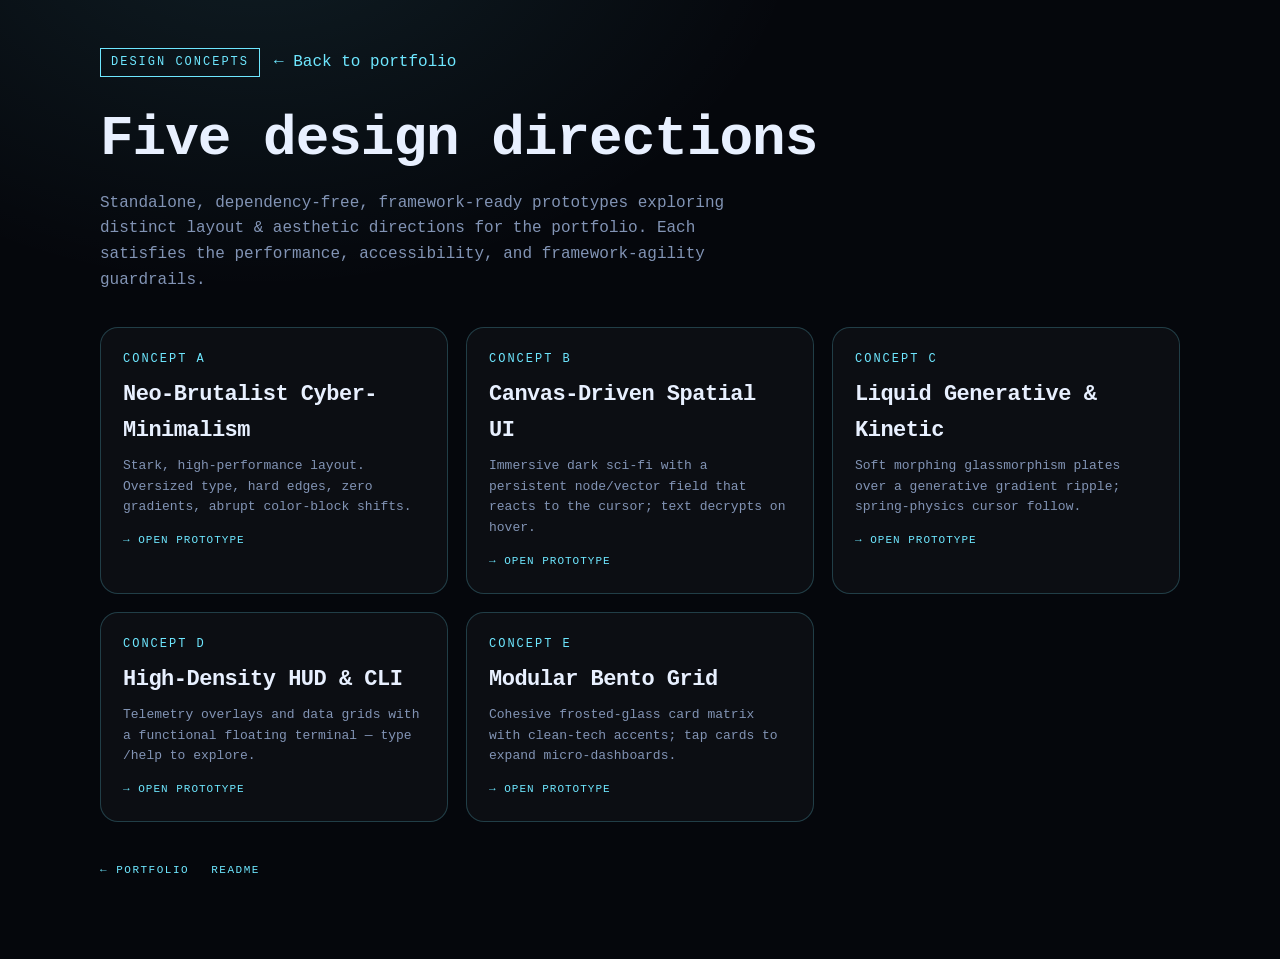
<file: concepts/index.html>
<!DOCTYPE html>
<html lang="en">
<head>
<meta charset="UTF-8">
<meta name="viewport" content="width=device-width, initial-scale=1.0">
<meta name="description" content="Launch pad for five portfolio design-concept prototypes: Brutalist, Spatial UI, Liquid Kinetic, HUD/CLI, and Bento Grid.">
<title>Design Concepts — Shubham Sharma Portfolio</title>
<style>
  :root{
    --bg:#05070c; --fg:#e8f0ff; --muted:#8294b5; --accent:#6ee7ff; --mono:"JetBrains Mono",ui-monospace,"Courier New",monospace;
  }
  *{box-sizing:border-box;margin:0;padding:0}
  body{background:radial-gradient(1000px 700px at 20% -10%,rgba(110,231,255,.10),transparent 55%),var(--bg);
    color:var(--fg);font-family:var(--mono);line-height:1.6;min-height:100vh;padding:48px 22px 80px}
  a{color:var(--accent);text-decoration:none}
  .wrap{max-width:1080px;margin:0 auto}
  .top{display:flex;align-items:center;gap:14px;flex-wrap:wrap;margin-bottom:8px}
  .tag{border:1px solid var(--accent);color:var(--accent);padding:4px 10px;font-size:12px;letter-spacing:2px}
  h1{font-size:clamp(30px,6vw,56px);letter-spacing:-1px;margin:18px 0 6px}
  .lede{color:var(--muted);max-width:680px;margin-bottom:34px}
  .grid{display:grid;grid-template-columns:repeat(auto-fit,minmax(300px,1fr));gap:18px}
  .card{border:1px solid rgba(110,231,255,.22);border-radius:18px;padding:22px;background:rgba(255,255,255,.03);
    transition:transform .25s ease,box-shadow .25s ease,border-color .25s ease;display:block;color:var(--fg)}
  .card:hover{transform:translateY(-5px);border-color:var(--accent);box-shadow:0 20px 50px rgba(110,231,255,.14)}
  .card .id{font-size:12px;letter-spacing:2px;color:var(--accent)}
  .card h2{font-size:22px;margin:8px 0;letter-spacing:-.5px}
  .card p{color:var(--muted);font-size:13px}
  .card .meta{margin-top:14px;font-size:11px;letter-spacing:1px;color:var(--accent);text-transform:uppercase}
  .foot{margin-top:40px;font-size:11px;letter-spacing:1.5px;color:var(--muted);text-transform:uppercase}
  .foot a{margin-right:14px}
  @media (prefers-reduced-motion: reduce){*{transition:none!important}}
</style>
</head>
<body>
  <main class="wrap">
    <div class="top">
      <span class="tag">DESIGN CONCEPTS</span>
      <a href="../Portfolio/index.html">← Back to portfolio</a>
    </div>
    <h1>Five design directions</h1>
    <p class="lede">Standalone, dependency-free, framework-ready prototypes exploring distinct layout &amp; aesthetic directions for the portfolio. Each satisfies the performance, accessibility, and framework-agility guardrails.</p>

    <section class="grid">
      <a class="card" href="concept-a-brutalist.html">
        <div class="id">CONCEPT A</div><h2>Neo-Brutalist Cyber-Minimalism</h2>
        <p>Stark, high-performance layout. Oversized type, hard edges, zero gradients, abrupt color-block shifts.</p>
        <div class="meta">→ Open prototype</div>
      </a>
      <a class="card" href="concept-b-spatial.html">
        <div class="id">CONCEPT B</div><h2>Canvas-Driven Spatial UI</h2>
        <p>Immersive dark sci-fi with a persistent node/vector field that reacts to the cursor; text decrypts on hover.</p>
        <div class="meta">→ Open prototype</div>
      </a>
      <a class="card" href="concept-c-liquid.html">
        <div class="id">CONCEPT C</div><h2>Liquid Generative &amp; Kinetic</h2>
        <p>Soft morphing glassmorphism plates over a generative gradient ripple; spring-physics cursor follow.</p>
        <div class="meta">→ Open prototype</div>
      </a>
      <a class="card" href="concept-d-hud.html">
        <div class="id">CONCEPT D</div><h2>High-Density HUD &amp; CLI</h2>
        <p>Telemetry overlays and data grids with a functional floating terminal — type /help to explore.</p>
        <div class="meta">→ Open prototype</div>
      </a>
      <a class="card" href="concept-e-bento.html">
        <div class="id">CONCEPT E</div><h2>Modular Bento Grid</h2>
        <p>Cohesive frosted-glass card matrix with clean-tech accents; tap cards to expand micro-dashboards.</p>
        <div class="meta">→ Open prototype</div>
      </a>
    </section>

    <p class="foot">
      <a href="../Portfolio/index.html">← Portfolio</a>
      <a href="README.md">README</a>
    </p>
  </main>
</body>
</html>
</file>
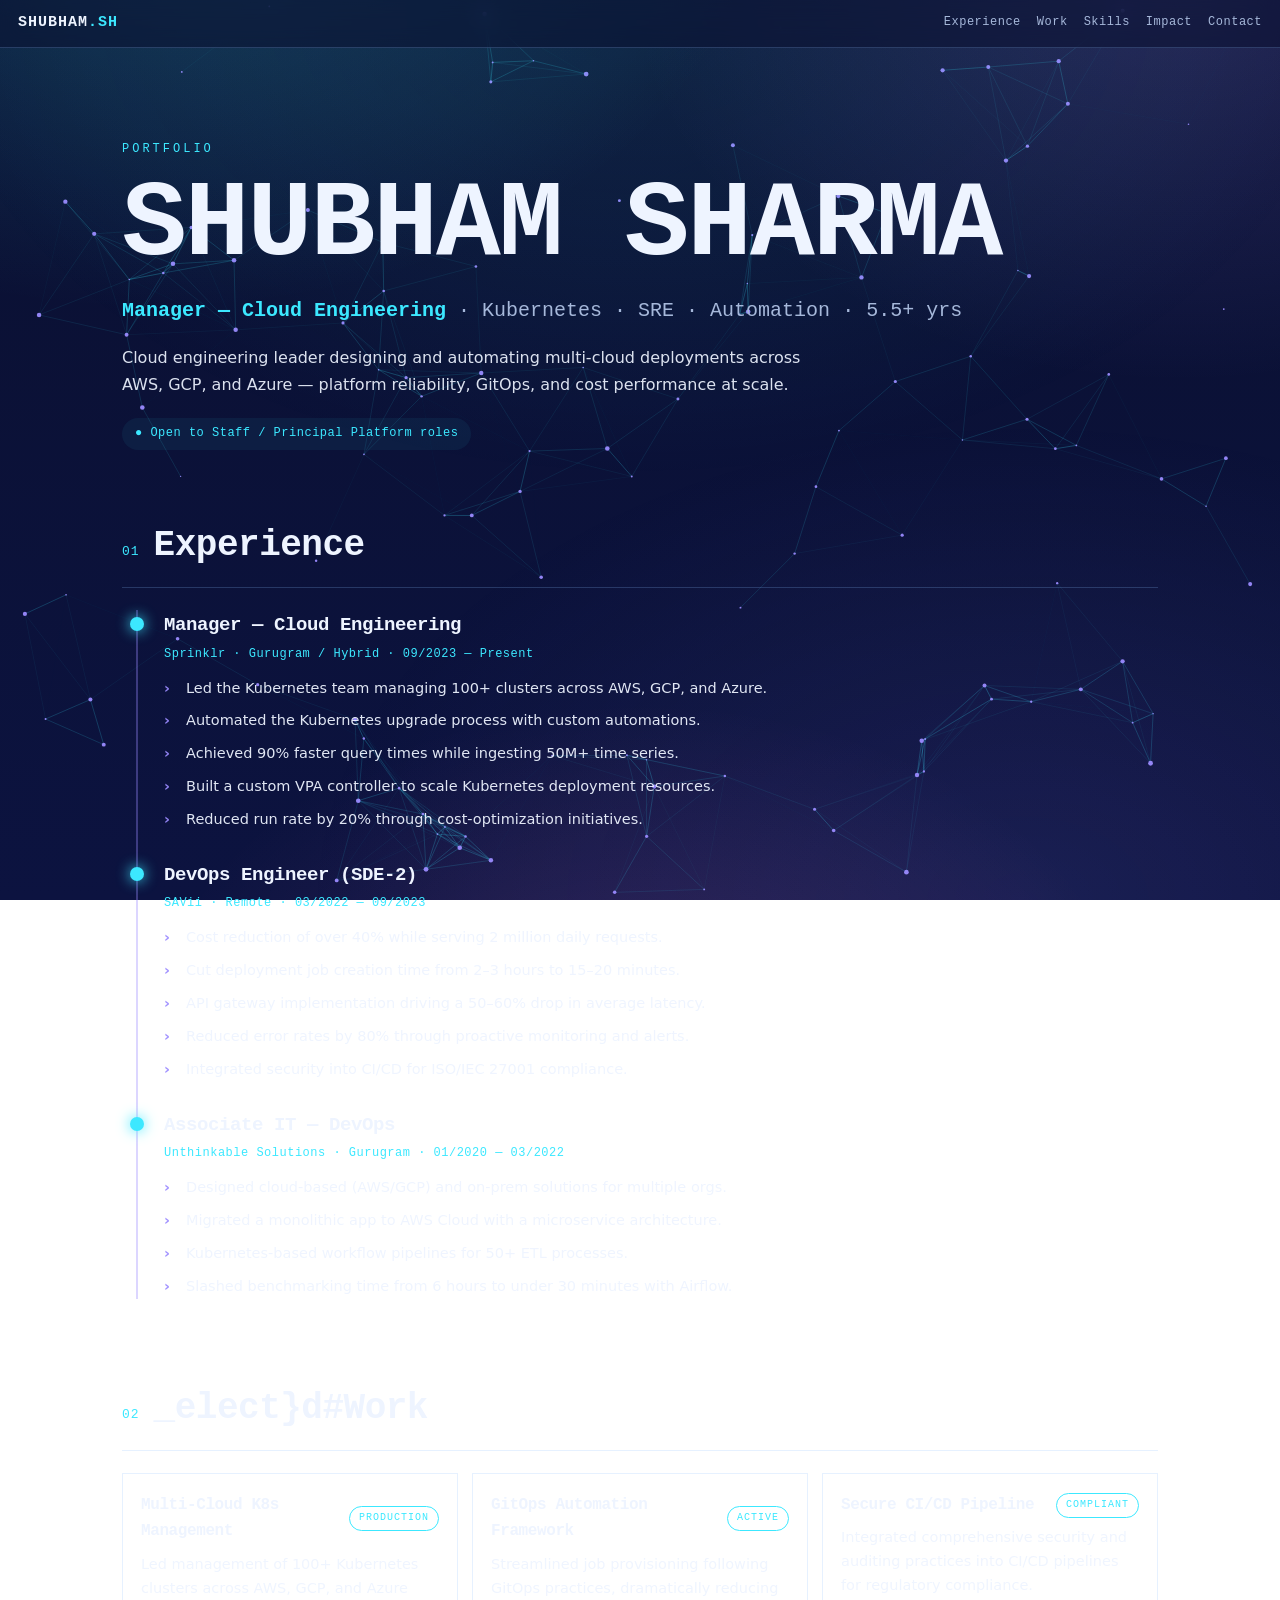
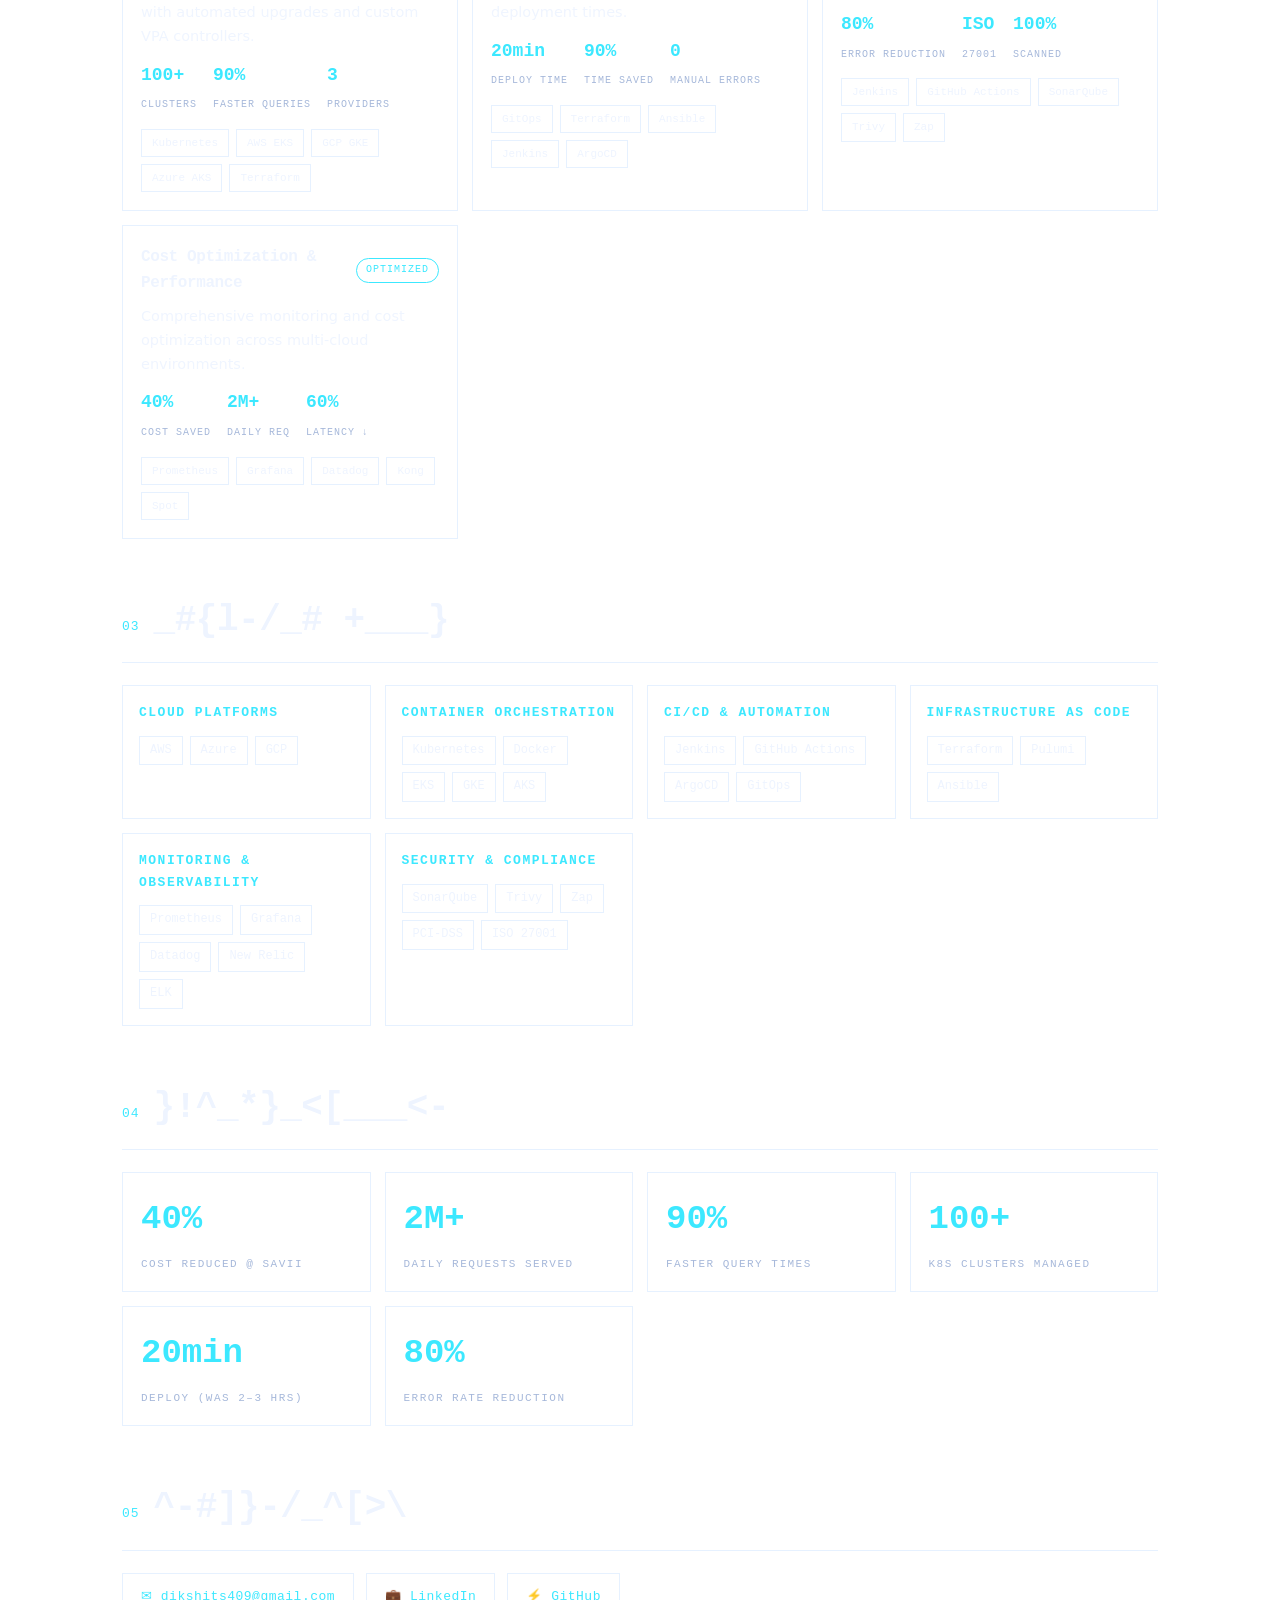
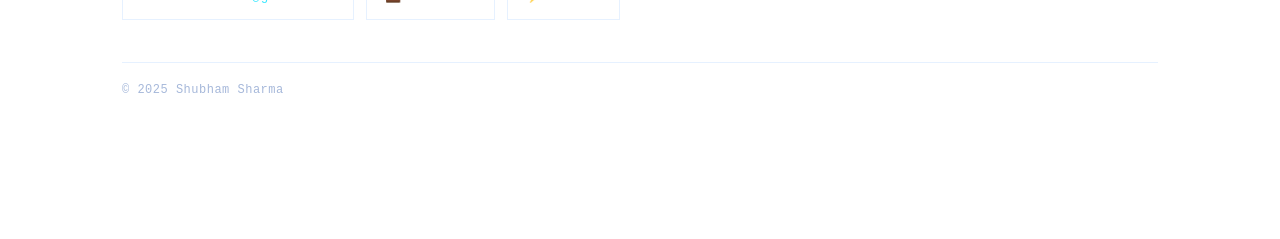
<file: Portfolio/index.html>
<!DOCTYPE html>
<html lang="en">
<head>
<meta charset="UTF-8">
<meta name="viewport" content="width=device-width, initial-scale=1.0">
<meta name="description" content="Shubham Sharma — Manager, Cloud Engineering. 5.5+ years in multi-cloud Kubernetes, SRE, and automation.">
<meta name="keywords" content="DevOps, SRE, Cloud Engineering, Kubernetes, AWS, GCP, Azure, Automation">
<meta property="og:title" content="Shubham Sharma — Manager, Cloud Engineering">
<meta property="og:description" content="Multi-cloud Kubernetes, SRE and automation — 5.5+ years of platform engineering.">
<meta property="og:type" content="website">
<title>Shubham Sharma — Manager, Cloud Engineering</title>
<link rel="icon" href="favicon_io/favicon.ico" type="image/x-icon">
<style>
  /* ============================================================
     MAIN PORTFOLIO
     Persistent node/vector field · cursor-reactive · decrypt text
     Self-contained. Dependency-free (Canvas 2D). Three.js-ready.
     ============================================================ */
  :root{
    --bg-0:#0a1030;
    --bg-1:#0c1340;
    --fg:#eef4ff;
    --muted:#a6b8da;
    --accent:#3ce8ff;
    --accent-2:#9b8bff;
    --accent-3:#ff7fd6;
    --line:1px solid rgba(140,190,255,.22);
    --panel:rgba(255,255,255,.055);
    --panel-strong:rgba(255,255,255,.09);
    --mono:"JetBrains Mono",ui-monospace,"Courier New",monospace;
    --sans:"Inter",system-ui,-apple-system,"Segoe UI",Roboto,sans-serif;
  }
  *{box-sizing:border-box;margin:0;padding:0}
  html{scroll-behavior:smooth;scroll-padding-top:84px}
  body{
    background:
      radial-gradient(1100px 760px at 12% -12%, rgba(60,232,255,.20), transparent 55%),
      radial-gradient(1000px 760px at 92% -4%, rgba(155,139,255,.20), transparent 55%),
      radial-gradient(900px 620px at 50% 116%, rgba(255,127,214,.14), transparent 55%),
      linear-gradient(180deg, var(--bg-0), var(--bg-1));
    background-attachment:fixed;
    color:var(--fg);font-family:var(--sans);line-height:1.65;overflow-x:hidden;
  }
  a{color:var(--accent);text-decoration:none}
  ::selection{background:var(--accent);color:#06122a}
  h1,h2,h3{font-family:var(--mono);font-weight:700;letter-spacing:-.4px}

  /* ---- Living background ---- */
  #field{position:fixed;inset:0;z-index:0;display:block}
  .scrim{position:fixed;inset:0;z-index:1;pointer-events:none;
    background:radial-gradient(1200px 800px at 50% 0%, rgba(60,232,255,.10), transparent 60%),
               radial-gradient(1200px 800px at 80% 100%, rgba(155,139,255,.10), transparent 60%);}

  /* ---- Top bar / nav ---- */
  .topbar{position:fixed;inset:0 0 auto 0;z-index:40;display:flex;align-items:center;gap:14px;
    padding:11px 18px;background:rgba(10,16,48,.55);border-bottom:var(--line);backdrop-filter:blur(10px)}
  .topbar .brand{font-family:var(--mono);font-weight:700;letter-spacing:1px;color:var(--fg);font-size:15px}
  .topbar .brand b{color:var(--accent)}
  .topbar nav{display:flex;gap:16px;margin-left:auto}
  .topbar nav a{font-family:var(--mono);font-size:12px;letter-spacing:.5px;color:var(--muted);transition:color .2s ease}
  .topbar nav a:hover{color:var(--accent)}
  @media(max-width:720px){.topbar nav{display:none}}

  .wrap{position:relative;z-index:10;max-width:1080px;margin:0 auto;padding:104px 22px 130px}

  /* ---- Hero ---- */
  .hero{padding:36px 0 22px}
  .kicker{color:var(--accent);letter-spacing:3px;font-size:12px;text-transform:uppercase;margin-bottom:14px;font-family:var(--mono)}
  h1{font-size:clamp(44px,9.5vw,108px);line-height:.95;letter-spacing:-2px}
  h1 .decrypt{color:var(--fg)}
  .role{margin-top:18px;color:var(--muted);font-size:clamp(14px,2.4vw,20px);font-family:var(--mono)}
  .role b{color:var(--accent)}
  .intro{margin-top:18px;max-width:680px;color:var(--fg);opacity:.92;font-size:16px}
  .availability{display:inline-block;margin-top:20px;font-family:var(--mono);font-size:12px;letter-spacing:.5px;
    color:var(--accent);border:1px solid var(--line);padding:6px 13px;border-radius:999px;background:rgba(60,232,255,.06)}

  /* ---- Sections ---- */
  .sec{padding:44px 0 8px}
  .sec-head{display:flex;align-items:baseline;gap:14px;margin-bottom:22px;border-bottom:var(--line);padding-bottom:12px}
  .sec-head .idx{font-family:var(--mono);font-size:13px;color:var(--accent);letter-spacing:1px}
  .sec-head h2{font-size:clamp(22px,4.4vw,36px);text-transform:none;letter-spacing:-.5px;color:var(--fg)}

  /* Experience timeline */
  .timeline{position:relative;margin-left:14px;padding-left:26px;border-left:2px solid rgba(155,139,255,.35)}
  .job{position:relative;margin:0 0 28px}
  .job::before{content:"";position:absolute;left:-34px;top:7px;width:14px;height:14px;border-radius:50%;
    background:var(--accent);box-shadow:0 0 14px var(--accent)}
  .job h3{font-size:19px;color:var(--fg)}
  .job .meta{font-family:var(--mono);font-size:12px;color:var(--accent);letter-spacing:.5px;margin:3px 0 12px}
  .job ul{list-style:none;display:grid;gap:9px}
  .job li{position:relative;padding-left:22px;color:var(--fg);opacity:.94;font-size:14.5px}
  .job li::before{content:"›";position:absolute;left:0;color:var(--accent-2);font-weight:700}
  .job:focus-visible{outline:2px solid var(--accent);outline-offset:5px;border-radius:6px}

  /* Work grid */
  .grid{display:grid;grid-template-columns:repeat(auto-fit,minmax(290px,1fr));gap:14px}
  .proj{border:var(--line);background:var(--panel);padding:18px;transition:border-color .3s ease,box-shadow .3s ease,background .3s ease}
  .proj:hover{border-color:rgba(60,232,255,.5);background:var(--panel-strong);box-shadow:0 0 26px rgba(60,232,255,.14)}
  .proj .top{display:flex;justify-content:space-between;align-items:center;gap:10px;margin-bottom:8px}
  .proj h3{font-size:16px;color:var(--fg)}
  .badge{font-family:var(--mono);font-size:10px;letter-spacing:1px;text-transform:uppercase;padding:3px 9px;border:1px solid var(--accent);color:var(--accent);border-radius:999px;white-space:nowrap}
  .proj p{color:var(--fg);opacity:.92;font-size:14.5px;margin-bottom:12px}
  .proj .metrics{display:flex;flex-wrap:wrap;gap:16px;margin-bottom:12px}
  .proj .metrics div{font-family:var(--mono)}
  .proj .metrics b{display:block;color:var(--accent);font-size:18px}
  .proj .metrics span{font-size:10px;letter-spacing:1px;color:var(--muted);text-transform:uppercase}
  .tags{display:flex;flex-wrap:wrap;gap:7px}
  .tags span{border:var(--line);padding:4px 10px;font-family:var(--mono);font-size:11px;color:var(--fg);transition:all .2s ease}
  .tags span:hover{background:var(--accent);color:#06122a}

  /* Skills */
  .skills{display:grid;grid-template-columns:repeat(auto-fit,minmax(240px,1fr));gap:14px}
  .skill{border:var(--line);background:var(--panel);padding:16px;transition:border-color .3s ease,background .3s ease}
  .skill:hover{border-color:rgba(155,139,255,.55);background:var(--panel-strong)}
  .skill h3{font-size:13px;letter-spacing:1.5px;text-transform:uppercase;color:var(--accent);margin-bottom:12px;font-family:var(--mono)}
  .skill .items{display:flex;flex-wrap:wrap;gap:7px}
  .skill .items span{border:var(--line);padding:4px 10px;font-family:var(--mono);font-size:12px}

  /* Achievements */
  .ach{display:grid;grid-template-columns:repeat(auto-fit,minmax(200px,1fr));gap:14px}
  .stat{border:var(--line);background:var(--panel);padding:18px;transition:transform .2s ease,border-color .3s ease}
  .stat:hover{transform:translateY(-3px);border-color:rgba(60,232,255,.5)}
  .stat .v{font-size:34px;color:var(--accent);font-family:var(--mono);font-weight:700}
  .stat .l{font-size:11px;letter-spacing:1.5px;color:var(--muted);text-transform:uppercase;margin-top:8px;font-family:var(--mono)}
  .stat:focus-visible{outline:2px solid var(--accent);outline-offset:3px}

  /* Contact */
  .contact{display:flex;flex-wrap:wrap;gap:12px}
  .contact a{display:inline-block;border:var(--line);padding:12px 18px;font-family:var(--mono);font-size:13px;letter-spacing:.5px;transition:all .2s ease}
  .contact a:hover{background:var(--accent);color:#06122a;border-color:var(--accent)}

  .foot{margin-top:42px;font-family:var(--mono);font-size:12px;letter-spacing:.5px;color:var(--muted);
    border-top:var(--line);padding-top:18px;display:flex;flex-wrap:wrap;gap:8px 18px;align-items:center;justify-content:space-between}
  .foot a{color:var(--accent)}

  /* reveal-on-scroll (reduced-motion safe) */
  .reveal{opacity:0;transform:translateY(14px);transition:opacity .6s ease,transform .6s ease}
  .reveal.in{opacity:1;transform:none}

  @media (prefers-reduced-motion: reduce){
    #field{display:none}
    .scrim{background:radial-gradient(1100px 760px at 12% -12%,rgba(60,232,255,.16),transparent 55%)}
    .reveal{opacity:1;transform:none;transition:none}
    *{animation:none!important;scroll-behavior:auto!important}
  }
</style>
</head>
<body>
  <canvas id="field" aria-hidden="true"></canvas>
  <div class="scrim" aria-hidden="true"></div>

  <header class="topbar">
    <span class="brand">SHUBHAM<b>.SH</b></span>
    <nav>
      <a href="#experience">Experience</a>
      <a href="#work">Work</a>
      <a href="#skills">Skills</a>
      <a href="#impact">Impact</a>
      <a href="#contact">Contact</a>
    </nav>
  </header>

  <main class="wrap">
    <section class="hero">
      <div class="kicker">Portfolio</div>
      <h1><span class="decrypt" data-text="SHUBHAM SHARMA">SHUBHAM SHARMA</span></h1>
      <p class="role"><b>Manager — Cloud Engineering</b> · Kubernetes · SRE · Automation · 5.5+ yrs</p>
      <p class="intro">Cloud engineering leader designing and automating multi-cloud deployments across AWS, GCP, and Azure — platform reliability, GitOps, and cost performance at scale.</p>
      <div class="availability">● Open to Staff / Principal Platform roles</div>
    </section>

    <!-- EXPERIENCE -->
    <section class="sec" id="experience">
      <div class="sec-head"><span class="idx">01</span><h2 class="reveal decrypt" data-text="Experience">Experience</h2></div>
      <div class="timeline">
        <div class="job reveal" tabindex="0">
          <h3>Manager — Cloud Engineering</h3>
          <div class="meta">Sprinklr · Gurugram / Hybrid · 09/2023 — Present</div>
          <ul>
            <li>Led the Kubernetes team managing 100+ clusters across AWS, GCP, and Azure.</li>
            <li>Automated the Kubernetes upgrade process with custom automations.</li>
            <li>Achieved 90% faster query times while ingesting 50M+ time series.</li>
            <li>Built a custom VPA controller to scale Kubernetes deployment resources.</li>
            <li>Reduced run rate by 20% through cost-optimization initiatives.</li>
          </ul>
        </div>
        <div class="job reveal" tabindex="0">
          <h3>DevOps Engineer (SDE-2)</h3>
          <div class="meta">SAVii · Remote · 03/2022 — 09/2023</div>
          <ul>
            <li>Cost reduction of over 40% while serving 2 million daily requests.</li>
            <li>Cut deployment job creation time from 2–3 hours to 15–20 minutes.</li>
            <li>API gateway implementation driving a 50–60% drop in average latency.</li>
            <li>Reduced error rates by 80% through proactive monitoring and alerts.</li>
            <li>Integrated security into CI/CD for ISO/IEC 27001 compliance.</li>
          </ul>
        </div>
        <div class="job reveal" tabindex="0">
          <h3>Associate IT — DevOps</h3>
          <div class="meta">Unthinkable Solutions · Gurugram · 01/2020 — 03/2022</div>
          <ul>
            <li>Designed cloud-based (AWS/GCP) and on-prem solutions for multiple orgs.</li>
            <li>Migrated a monolithic app to AWS Cloud with a microservice architecture.</li>
            <li>Kubernetes-based workflow pipelines for 50+ ETL processes.</li>
            <li>Slashed benchmarking time from 6 hours to under 30 minutes with Airflow.</li>
          </ul>
        </div>
      </div>
    </section>

    <!-- WORK -->
    <section class="sec" id="work">
      <div class="sec-head"><span class="idx">02</span><h2 class="reveal decrypt" data-text="Selected Work">Selected Work</h2></div>
      <div class="grid">
        <div class="proj reveal">
          <div class="top"><h3>Multi-Cloud K8s Management</h3><span class="badge">Production</span></div>
          <p>Led management of 100+ Kubernetes clusters across AWS, GCP, and Azure with automated upgrades and custom VPA controllers.</p>
          <div class="metrics"><div><b>100+</b><span>Clusters</span></div><div><b>90%</b><span>Faster Queries</span></div><div><b>3</b><span>Providers</span></div></div>
          <div class="tags"><span>Kubernetes</span><span>AWS EKS</span><span>GCP GKE</span><span>Azure AKS</span><span>Terraform</span></div>
        </div>
        <div class="proj reveal">
          <div class="top"><h3>GitOps Automation Framework</h3><span class="badge">Active</span></div>
          <p>Streamlined job provisioning following GitOps practices, dramatically reducing deployment times.</p>
          <div class="metrics"><div><b>20min</b><span>Deploy Time</span></div><div><b>90%</b><span>Time Saved</span></div><div><b>0</b><span>Manual Errors</span></div></div>
          <div class="tags"><span>GitOps</span><span>Terraform</span><span>Ansible</span><span>Jenkins</span><span>ArgoCD</span></div>
        </div>
        <div class="proj reveal">
          <div class="top"><h3>Secure CI/CD Pipeline</h3><span class="badge">Compliant</span></div>
          <p>Integrated comprehensive security and auditing practices into CI/CD pipelines for regulatory compliance.</p>
          <div class="metrics"><div><b>80%</b><span>Error Reduction</span></div><div><b>ISO</b><span>27001</span></div><div><b>100%</b><span>Scanned</span></div></div>
          <div class="tags"><span>Jenkins</span><span>GitHub Actions</span><span>SonarQube</span><span>Trivy</span><span>Zap</span></div>
        </div>
        <div class="proj reveal">
          <div class="top"><h3>Cost Optimization &amp; Performance</h3><span class="badge">Optimized</span></div>
          <p>Comprehensive monitoring and cost optimization across multi-cloud environments.</p>
          <div class="metrics"><div><b>40%</b><span>Cost Saved</span></div><div><b>2M+</b><span>Daily Req</span></div><div><b>60%</b><span>Latency ↓</span></div></div>
          <div class="tags"><span>Prometheus</span><span>Grafana</span><span>Datadog</span><span>Kong</span><span>Spot</span></div>
        </div>
      </div>
    </section>

    <!-- SKILLS -->
    <section class="sec" id="skills">
      <div class="sec-head"><span class="idx">03</span><h2 class="reveal decrypt" data-text="Skills & Tools">Skills &amp; Tools</h2></div>
      <div class="skills">
        <div class="skill reveal"><h3>Cloud Platforms</h3><div class="items"><span>AWS</span><span>Azure</span><span>GCP</span></div></div>
        <div class="skill reveal"><h3>Container Orchestration</h3><div class="items"><span>Kubernetes</span><span>Docker</span><span>EKS</span><span>GKE</span><span>AKS</span></div></div>
        <div class="skill reveal"><h3>CI/CD &amp; Automation</h3><div class="items"><span>Jenkins</span><span>GitHub Actions</span><span>ArgoCD</span><span>GitOps</span></div></div>
        <div class="skill reveal"><h3>Infrastructure as Code</h3><div class="items"><span>Terraform</span><span>Pulumi</span><span>Ansible</span></div></div>
        <div class="skill reveal"><h3>Monitoring &amp; Observability</h3><div class="items"><span>Prometheus</span><span>Grafana</span><span>Datadog</span><span>New Relic</span><span>ELK</span></div></div>
        <div class="skill reveal"><h3>Security &amp; Compliance</h3><div class="items"><span>SonarQube</span><span>Trivy</span><span>Zap</span><span>PCI-DSS</span><span>ISO 27001</span></div></div>
      </div>
    </section>

    <!-- IMPACT -->
    <section class="sec" id="impact">
      <div class="sec-head"><span class="idx">04</span><h2 class="reveal decrypt" data-text="By the Numbers">By the Numbers</h2></div>
      <div class="ach">
        <div class="stat reveal" tabindex="0"><div class="v">40%</div><div class="l">Cost reduced @ SAVii</div></div>
        <div class="stat reveal" tabindex="0"><div class="v">2M+</div><div class="l">Daily requests served</div></div>
        <div class="stat reveal" tabindex="0"><div class="v">90%</div><div class="l">Faster query times</div></div>
        <div class="stat reveal" tabindex="0"><div class="v">100+</div><div class="l">K8s clusters managed</div></div>
        <div class="stat reveal" tabindex="0"><div class="v">20min</div><div class="l">Deploy (was 2–3 hrs)</div></div>
        <div class="stat reveal" tabindex="0"><div class="v">80%</div><div class="l">Error rate reduction</div></div>
      </div>
    </section>

    <!-- CONTACT -->
    <section class="sec" id="contact">
      <div class="sec-head"><span class="idx">05</span><h2 class="reveal decrypt" data-text="Get in Touch">Get in Touch</h2></div>
      <div class="contact">
        <a href="mailto:dikshits409@gmail.com">✉ dikshits409@gmail.com</a>
        <a href="https://www.linkedin.com/in/shubham-sharma-devops/" target="_blank" rel="noopener">💼 LinkedIn</a>
        <a href="https://github.com" target="_blank" rel="noopener">⚡ GitHub</a>
      </div>
      <div class="foot">
        <span>© 2025 Shubham Sharma</span>
      </div>
    </section>
  </main>



<script>
(function(){
  var reduce = window.matchMedia && window.matchMedia('(prefers-reduced-motion: reduce)').matches;

  /* ---------- Living node field ---------- */
  if(!reduce){
    var canvas=document.getElementById('field'), ctx=canvas.getContext('2d');
    var W,H,pts=[],mouse={x:-9999,y:-9999};
    var DPR=Math.min(window.devicePixelRatio||1,2);
    function resize(){ W=canvas.width=innerWidth*DPR; H=canvas.height=innerHeight*DPR;
      canvas.style.width=innerWidth+'px'; canvas.style.height=innerHeight+'px'; }
    function seed(){ var n=innerWidth<700?64:120; pts=[];
      for(var i=0;i<n;i++) pts.push({x:Math.random()*W,y:Math.random()*H,
        vx:(Math.random()-.5)*.25*DPR,vy:(Math.random()-.5)*.25*DPR,r:(Math.random()*1.7+.7)*DPR}); }
    function step(){
      ctx.clearRect(0,0,W,H);
      for(var i=0;i<pts.length;i++){ var p=pts[i]; p.x+=p.vx; p.y+=p.vy;
        if(p.x<0||p.x>W)p.vx*=-1; if(p.y<0||p.y>H)p.vy*=-1;
        var dx=p.x-mouse.x,dy=p.y-mouse.y,d=Math.hypot(dx,dy);
        if(d<150*DPR){ var f=(150*DPR-d)/(150*DPR); p.x+=(dx/d)*f*2.2*DPR; p.y+=(dy/d)*f*2.2*DPR; } }
      for(var a=0;a<pts.length;a++) for(var b=a+1;b<pts.length;b++){
        var dx2=pts[a].x-pts[b].x,dy2=pts[a].y-pts[b].y,dist=Math.hypot(dx2,dy2);
        if(dist<130*DPR){ var o=1-dist/(130*DPR);
          ctx.strokeStyle='rgba(60,232,255,'+(o*.30)+')'; ctx.lineWidth=DPR;
          ctx.beginPath(); ctx.moveTo(pts[a].x,pts[a].y); ctx.lineTo(pts[b].x,pts[b].y); ctx.stroke(); } }
      for(var c=0;c<pts.length;c++){
        ctx.fillStyle='rgba(155,139,255,.95)';
        ctx.beginPath(); ctx.arc(pts[c].x,pts[c].y,pts[c].r,0,Math.PI*2); ctx.fill(); }
      requestAnimationFrame(step);
    }
    addEventListener('mousemove',function(e){mouse.x=e.clientX*DPR;mouse.y=e.clientY*DPR;});
    addEventListener('mouseout',function(){mouse.x=-9999;mouse.y=-9999;});
    addEventListener('resize',function(){resize();seed();});
    resize();seed();step();
  }

  /* ---------- Decrypt (hover/focus + scroll reveal) ---------- */
  var glyphs='!<>-_\\/[]{}—=+*^?#________';
  function scramble(el){
    var real=el.getAttribute('data-text'); if(!real) return;
    var frame=0,queue=[];
    for(var i=0;i<real.length;i++) queue.push({to:real[i],s:Math.floor(Math.random()*10),e:Math.floor(Math.random()*10)+12});
    (function tick(){
      var out='',done=0;
      for(var i=0;i<queue.length;i++){ var q=queue[i];
        if(frame>=q.e){out+=q.to;done++;}
        else if(frame>=q.s){out+=glyphs[Math.floor(Math.random()*glyphs.length)];}
        else out+=''; }
      el.textContent=out;
      if(done<queue.length){frame++;requestAnimationFrame(tick);} else el.textContent=real;
    })();
  }
  document.querySelectorAll('.decrypt').forEach(function(el){
    if(el.classList.contains('sec-head')) return;
    el.addEventListener('mouseenter',function(){scramble(el);});
    el.addEventListener('focus',function(){scramble(el);});
  });
  var heroName=document.querySelector('h1 .decrypt');
  if(heroName) setTimeout(function(){ scramble(heroName); }, 350);

  /* ---------- Scroll reveal + section-head decrypt ---------- */
  if(reduce){ return; }
  var io=new IntersectionObserver(function(entries){
    entries.forEach(function(en){
      if(en.isIntersecting){
        en.target.classList.add('in');
        if(en.target.classList.contains('decrypt')) scramble(en.target);
        io.unobserve(en.target);
      }
    });
  },{threshold:.18});
  document.querySelectorAll('.reveal').forEach(function(el){ io.observe(el); });
})();
</script>
</body>
</html>
</file>
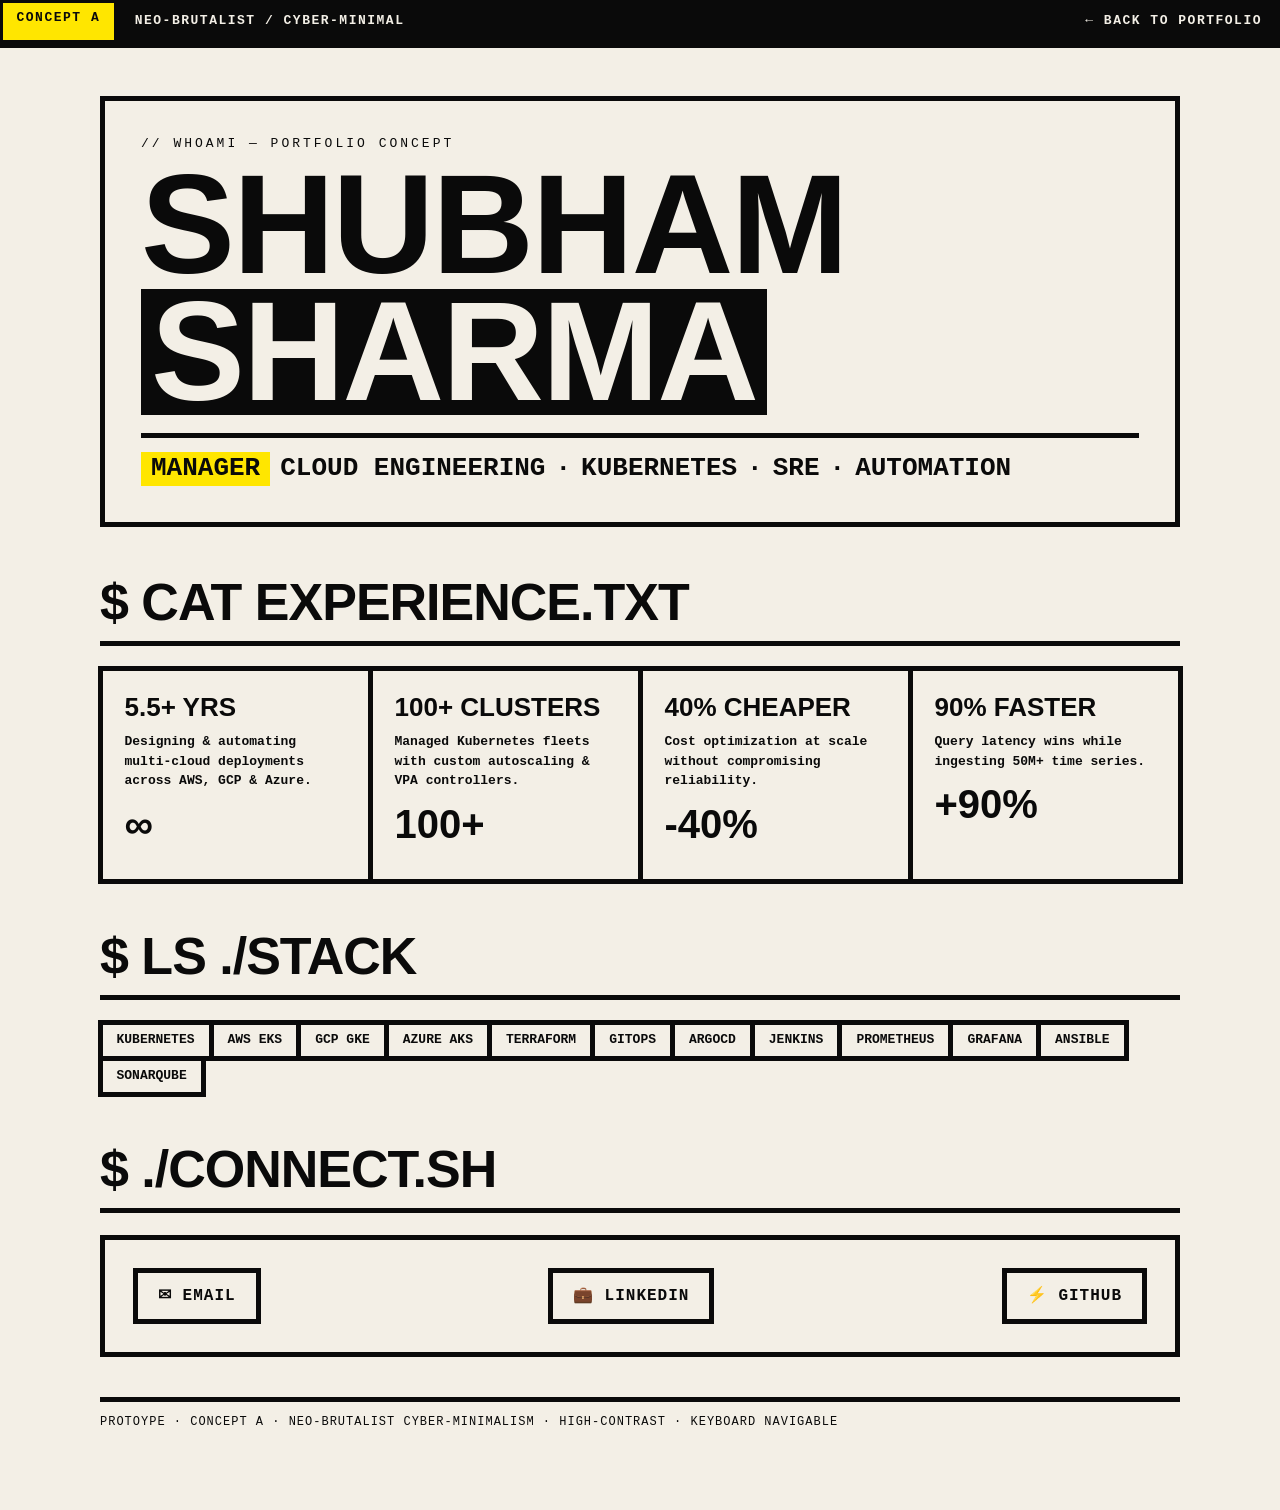
<file: concepts/concept-a-brutalist.html>
<!DOCTYPE html>
<html lang="en">
<head>
<meta charset="UTF-8">
<meta name="viewport" content="width=device-width, initial-scale=1.0">
<meta name="description" content="Concept A — Neo-Brutalist Cyber-Minimalism portfolio prototype for Shubham Sharma.">
<title>Concept A · Neo-Brutalist Cyber-Minimalism — Shubham Sharma</title>
<style>
  /* ============================================================
     CONCEPT A — NEO-BRUTALIST CYBER-MINIMALISM
     Hard edges · oversized type · zero gradients · abrupt shifts
     Dependency-free. Framework-ready (utility-ish class names).
     ============================================================ */
  :root{
    --ink:#0a0a0a;
    --paper:#f3efe6;
    --accent:#ffe600;
    --accent-2:#ff2e00;
    --line:5px;
    --font:"Arial Black","Helvetica Neue",Helvetica,Arial,sans-serif;
    --mono:"JetBrains Mono",ui-monospace,"Courier New",monospace;
  }
  *{box-sizing:border-box;margin:0;padding:0}
  html{scroll-behavior:smooth}
  body{
    font-family:var(--font);
    background:var(--paper);
    color:var(--ink);
    line-height:1.15;
    -webkit-font-smoothing:none;
  }
  a{color:inherit;text-decoration:none}
  ::selection{background:var(--accent);color:var(--ink)}

  /* ---- Top bar ---- */
  .topbar{
    position:fixed;inset:0 0 auto 0;display:flex;
    background:var(--ink);color:var(--paper);
    border-bottom:var(--line) solid var(--ink);z-index:50;
  }
  .topbar > *{
    padding:14px 18px;font-size:13px;letter-spacing:1.5px;
    text-transform:uppercase;font-family:var(--mono);font-weight:700;
  }
  .topbar .tag{background:var(--accent);color:var(--ink)}
  .topbar .back{margin-left:auto;border-left:var(--line) solid var(--ink)}
  .topbar .back:hover{background:var(--accent-2);color:var(--paper)}

  .wrap{max-width:1120px;margin:0 auto;padding:96px 20px 80px}

  /* ---- Hero ---- */
  .hero{
    border:var(--line) solid var(--ink);
    padding:36px;margin-bottom:28px;background:var(--paper);
  }
  .hero .kicker{font-family:var(--mono);font-size:13px;letter-spacing:3px;text-transform:uppercase;margin-bottom:10px}
  .hero h1{
    font-size:clamp(48px,11vw,150px);line-height:.9;letter-spacing:-2px;
    text-transform:uppercase;
  }
  .hero h1 .flip{background:var(--ink);color:var(--paper);padding:0 10px;display:inline-block}
  .hero .role{
    margin-top:18px;font-family:var(--mono);font-size:clamp(16px,3vw,26px);
    border-top:var(--line) solid var(--ink);padding-top:14px;font-weight:700;
    display:flex;flex-wrap:wrap;gap:10px;align-items:center;
  }
  .hero .role .block{background:var(--accent);color:var(--ink);padding:2px 10px}

  /* ---- Section headings ---- */
  .sec-head{
    font-size:clamp(26px,5vw,52px);text-transform:uppercase;letter-spacing:-1px;
    border-bottom:var(--line) solid var(--ink);padding-bottom:8px;margin:46px 0 22px;
  }

  /* ---- Brutalist grid / cards ---- */
  .grid{display:grid;grid-template-columns:repeat(auto-fit,minmax(260px,1fr));gap:0}
  .card{
    border:var(--line) solid var(--ink);margin:-2.5px;padding:22px;
    background:var(--paper);transition:background .04s linear,color .04s linear;
  }
  .card h3{font-size:26px;text-transform:uppercase;margin-bottom:10px}
  .card p{font-family:var(--mono);font-size:13px;line-height:1.5;font-weight:700}
  .card:hover{background:var(--ink);color:var(--paper)}
  .card:hover .metric{color:var(--accent)}
  .card:focus-visible{outline:var(--line) solid var(--accent-2);outline-offset:4px}
  .metric{font-size:40px;font-weight:900;display:block;margin:10px 0}

  /* ---- Skills tags ---- */
  .tags{display:flex;flex-wrap:wrap;gap:0}
  .tag{
    border:var(--line) solid var(--ink);padding:8px 14px;margin:-2.5px;
    font-family:var(--mono);font-size:13px;font-weight:700;text-transform:uppercase;
    transition:background .04s linear;
  }
  .tag:hover{background:var(--accent);cursor:default}
  .tag:nth-child(3n):hover{background:var(--accent-2);color:var(--paper)}
  .tag:nth-child(2n):hover{background:var(--ink);color:var(--paper)}

  /* ---- Contact ---- */
  .contact{border:var(--line) solid var(--ink);padding:28px;display:flex;flex-wrap:wrap;gap:18px;align-items:center;justify-content:space-between}
  .contact a{
    border:var(--line) solid var(--ink);padding:14px 20px;font-family:var(--mono);
    font-weight:700;text-transform:uppercase;letter-spacing:1px;background:var(--paper);
  }
  .contact a:hover{background:var(--accent);color:var(--ink)}
  .contact a:nth-child(2):hover{background:var(--accent-2);color:var(--paper)}

  .foot{margin-top:40px;font-family:var(--mono);font-size:12px;letter-spacing:1px;text-transform:uppercase;border-top:var(--line) solid var(--ink);padding-top:14px}

  @media (prefers-reduced-motion: reduce){
    *{transition:none !important;animation:none !important;scroll-behavior:auto !important}
  }
</style>
</head>
<body>
  <header class="topbar">
    <span class="tag">CONCEPT&nbsp;A</span>
    <span>NEO-BRUTALIST / CYBER-MINIMAL</span>
    <a class="back" href="../Portfolio/index.html">← BACK TO PORTFOLIO</a>
  </header>

  <main class="wrap">
    <section class="hero">
      <div class="kicker">// whoami — portfolio concept</div>
      <h1>SHUBHAM<br><span class="flip">SHARMA</span></h1>
      <div class="role">
        <span class="block">MANAGER</span> CLOUD ENGINEERING
        <span>·</span> KUBERNETES <span>·</span> SRE <span>·</span> AUTOMATION
      </div>
    </section>

    <h2 class="sec-head">$ cat experience.txt</h2>
    <div class="grid">
      <div class="card" tabindex="0">
        <h3>5.5+ YRS</h3>
        <p>Designing &amp; automating multi-cloud deployments across AWS, GCP &amp; Azure.</p>
        <span class="metric">∞</span>
      </div>
      <div class="card" tabindex="0">
        <h3>100+ CLUSTERS</h3>
        <p>Managed Kubernetes fleets with custom autoscaling &amp; VPA controllers.</p>
        <span class="metric">100+</span>
      </div>
      <div class="card" tabindex="0">
        <h3>40% CHEAPER</h3>
        <p>Cost optimization at scale without compromising reliability.</p>
        <span class="metric">-40%</span>
      </div>
      <div class="card" tabindex="0">
        <h3>90% FASTER</h3>
        <p>Query latency wins while ingesting 50M+ time series.</p>
        <span class="metric">+90%</span>
      </div>
    </div>

    <h2 class="sec-head">$ ls ./stack</h2>
    <div class="tags">
      <span class="tag">Kubernetes</span><span class="tag">AWS EKS</span><span class="tag">GCP GKE</span>
      <span class="tag">Azure AKS</span><span class="tag">Terraform</span><span class="tag">GitOps</span>
      <span class="tag">ArgoCD</span><span class="tag">Jenkins</span><span class="tag">Prometheus</span>
      <span class="tag">Grafana</span><span class="tag">Ansible</span><span class="tag">SonarQube</span>
    </div>

    <h2 class="sec-head">$ ./connect.sh</h2>
    <div class="contact">
      <a href="mailto:dikshits409@gmail.com">✉ EMAIL</a>
      <a href="https://www.linkedin.com/in/shubham-sharma-devops/" target="_blank" rel="noopener">💼 LINKEDIN</a>
      <a href="https://github.com" target="_blank" rel="noopener">⚡ GITHUB</a>
    </div>

    <p class="foot">PROTOYPE · CONCEPT A · NEO-BRUTALIST CYBER-MINIMALISM · HIGH-CONTRAST · KEYBOARD NAVIGABLE</p>
  </main>
</body>
</html>
</file>
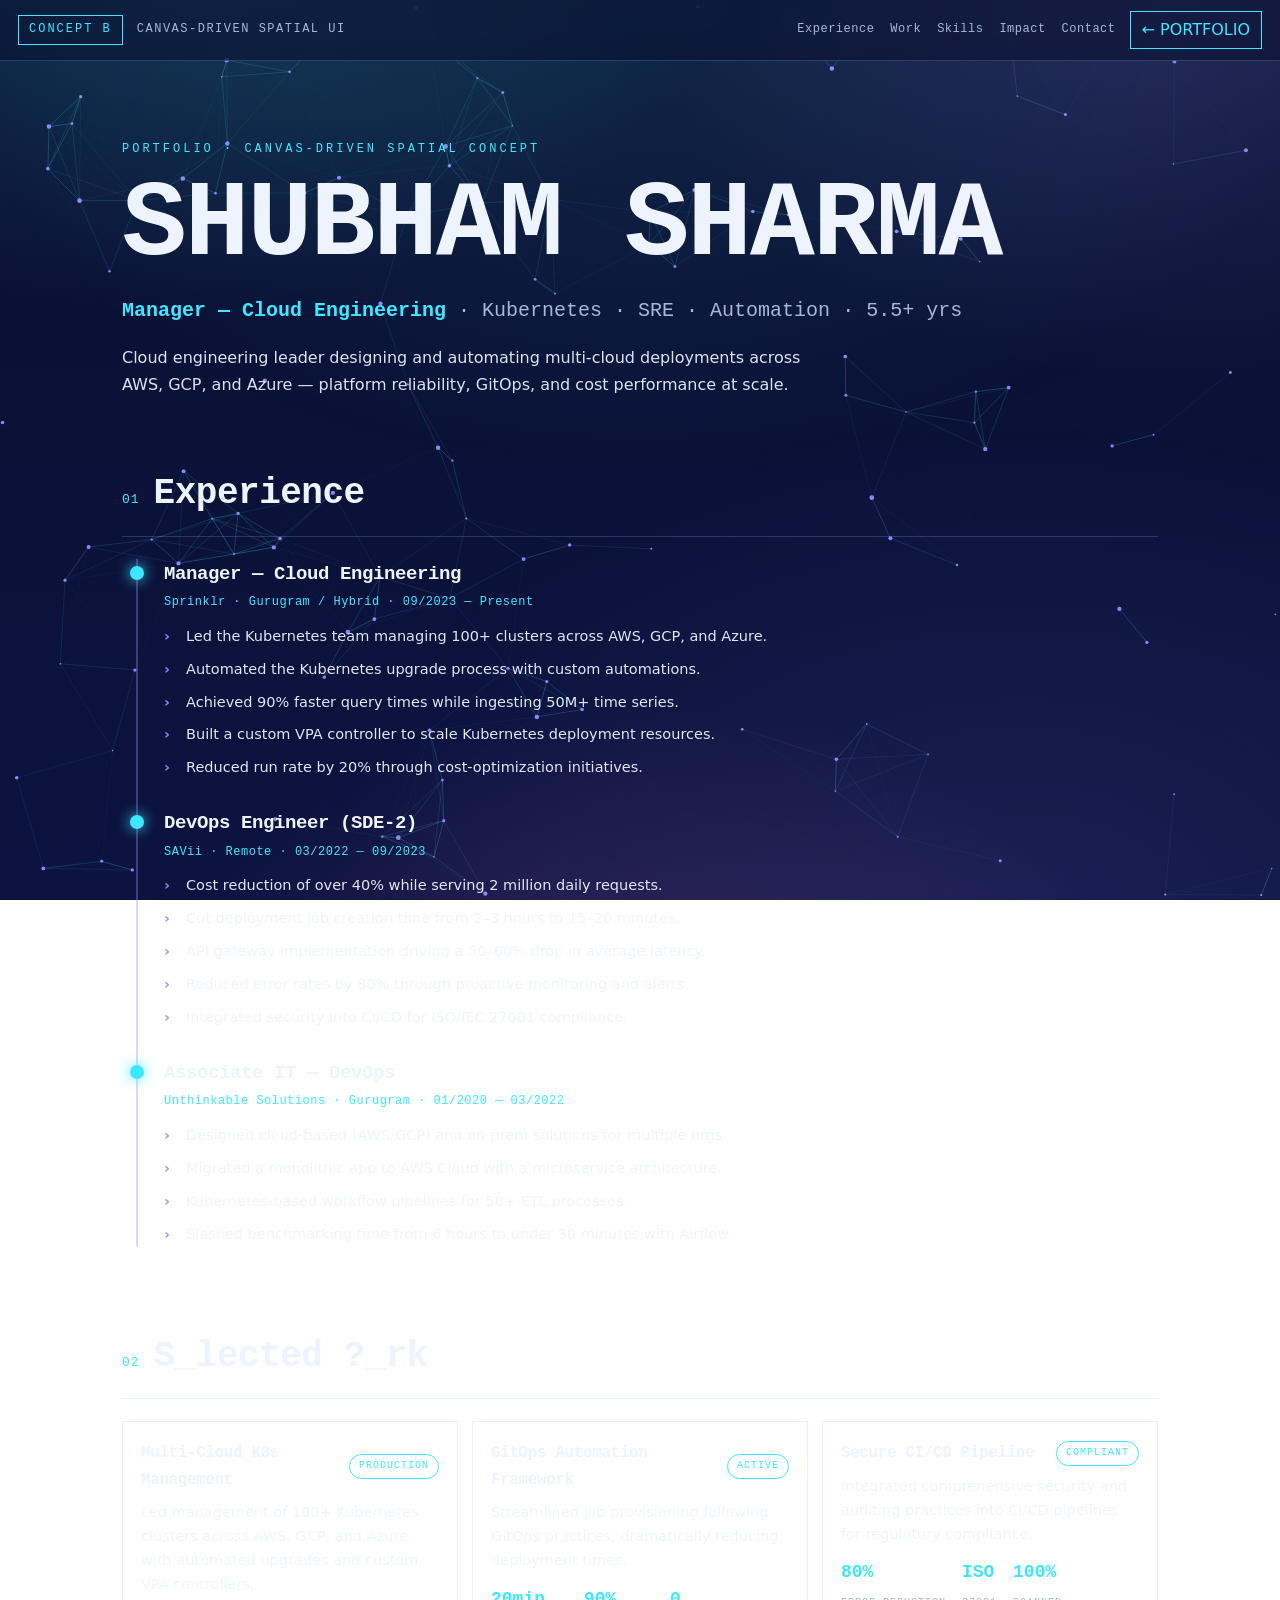
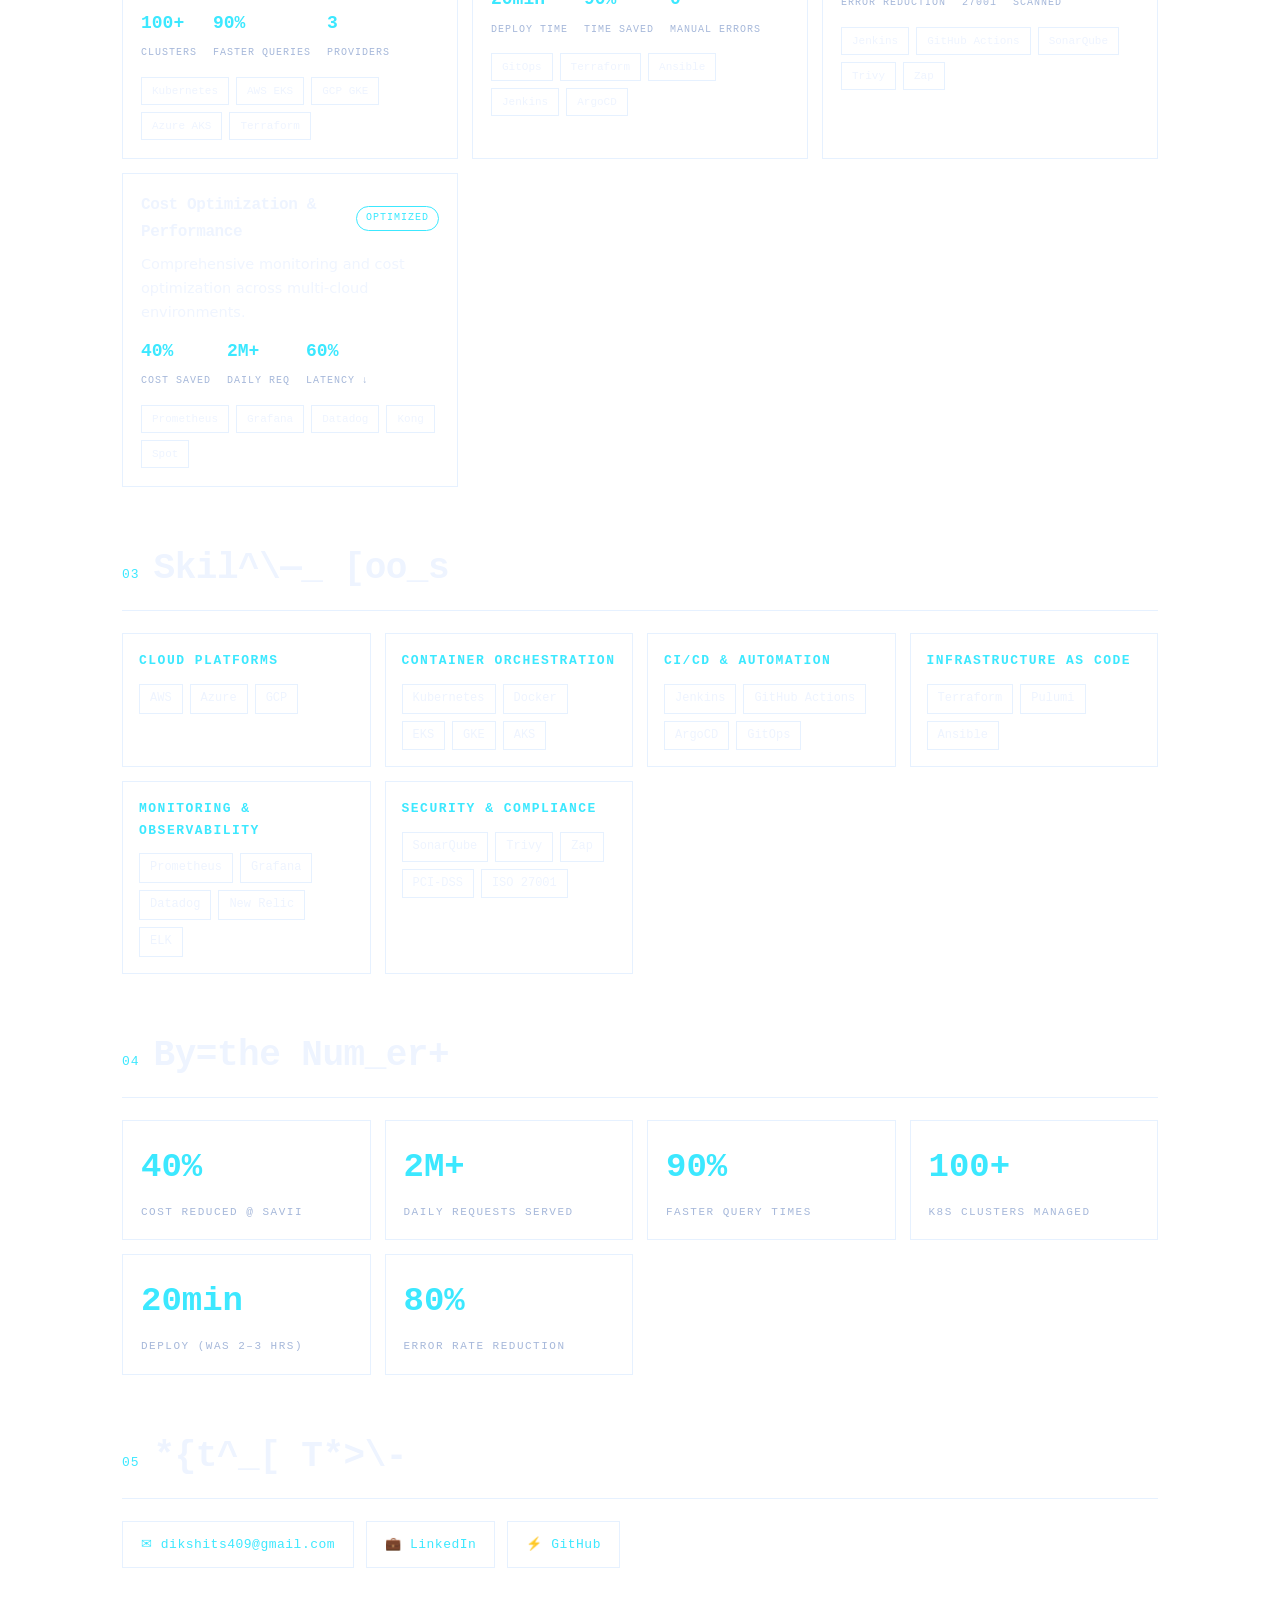
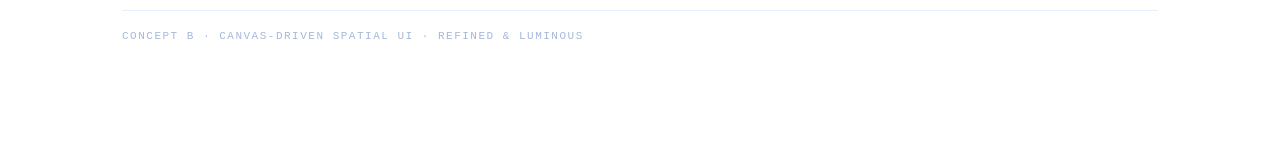
<file: concepts/concept-b-spatial.html>
<!DOCTYPE html>
<html lang="en">
<head>
<meta charset="UTF-8">
<meta name="viewport" content="width=device-width, initial-scale=1.0">
<meta name="description" content="Concept B — Canvas-Driven Spatial UI portfolio for Shubham Sharma: refined, luminous, full experience.">
<title>Concept B · Canvas-Driven Spatial UI — Shubham Sharma</title>
<style>
  /* ============================================================
     CONCEPT B — CANVAS-DRIVEN SPATIAL UI  (refined, luminous)
     Persistent node/vector field · cursor-reactive · decrypt text
     Full portfolio. Dependency-free (Canvas 2D). Three.js-ready.
     ============================================================ */
  :root{
    --bg-0:#0a1030;            /* deep indigo (not black) */
    --bg-1:#0c1340;
    --fg:#eef4ff;
    --muted:#a6b8da;
    --accent:#3ce8ff;          /* luminous cyan */
    --accent-2:#9b8bff;        /* bright violet */
    --accent-3:#ff7fd6;        /* soft pink accent for life */
    --line:1px solid rgba(140,190,255,.22);
    --panel:rgba(255,255,255,.055);
    --panel-strong:rgba(255,255,255,.09);
    --mono:"JetBrains Mono",ui-monospace,"Courier New",monospace;
    --sans:"Inter",system-ui,-apple-system,"Segoe UI",Roboto,sans-serif;
  }
  *{box-sizing:border-box;margin:0;padding:0}
  html{scroll-behavior:smooth}
  body{
    background:
      radial-gradient(1100px 760px at 12% -12%, rgba(60,232,255,.20), transparent 55%),
      radial-gradient(1000px 760px at 92% -4%, rgba(155,139,255,.20), transparent 55%),
      radial-gradient(900px 620px at 50% 116%, rgba(255,127,214,.14), transparent 55%),
      linear-gradient(180deg, var(--bg-0), var(--bg-1));
    background-attachment:fixed;
    color:var(--fg);font-family:var(--sans);line-height:1.65;overflow-x:hidden;
  }
  a{color:var(--accent);text-decoration:none}
  ::selection{background:var(--accent);color:#06122a}
  h1,h2,h3{font-family:var(--mono);font-weight:700;letter-spacing:-.4px}

  /* ---- Living background ---- */
  #field{position:fixed;inset:0;z-index:0;display:block}
  .scrim{position:fixed;inset:0;z-index:1;pointer-events:none;
    background:radial-gradient(1200px 800px at 50% 0%, rgba(60,232,255,.10), transparent 60%),
               radial-gradient(1200px 800px at 80% 100%, rgba(155,139,255,.10), transparent 60%);}

  /* ---- Top bar / nav ---- */
  .topbar{position:fixed;inset:0 0 auto 0;z-index:40;display:flex;align-items:center;gap:14px;
    padding:11px 18px;background:rgba(10,16,48,.55);border-bottom:var(--line);backdrop-filter:blur(10px)}
  .topbar .tag{border:1px solid var(--accent);color:var(--accent);padding:4px 10px;font-family:var(--mono);font-size:12px;letter-spacing:2px}
  .topbar .title{font-family:var(--mono);font-size:12px;letter-spacing:1.5px;color:var(--muted);text-transform:uppercase}
  .topbar nav{display:flex;gap:16px;margin-left:auto}
  .topbar nav a{font-family:var(--mono);font-size:12px;letter-spacing:.5px;color:var(--muted);transition:color .2s ease}
  .topbar nav a:hover{color:var(--accent)}
  .topbar a.back{border:1px solid var(--accent);padding:5px 11px;color:var(--accent);transition:all .2s ease}
  .topbar a.back:hover{background:var(--accent);color:#06122a}
  @media(max-width:720px){.topbar nav{display:none}}

  .wrap{position:relative;z-index:10;max-width:1080px;margin:0 auto;padding:104px 22px 100px}

  /* ---- Hero ---- */
  .hero{padding:36px 0 22px}
  .kicker{color:var(--accent);letter-spacing:3px;font-size:12px;text-transform:uppercase;margin-bottom:14px;font-family:var(--mono)}
  h1{font-size:clamp(44px,9.5vw,108px);line-height:.95;letter-spacing:-2px}
  h1 .decrypt{color:var(--fg)}
  .role{margin-top:18px;color:var(--muted);font-size:clamp(14px,2.4vw,20px);font-family:var(--mono)}
  .role b{color:var(--accent)}
  .intro{margin-top:18px;max-width:680px;color:var(--fg);opacity:.92;font-size:16px}

  /* ---- Sections ---- */
  .sec{padding:44px 0 8px}
  .sec-head{display:flex;align-items:baseline;gap:14px;margin-bottom:22px;border-bottom:var(--line);padding-bottom:12px}
  .sec-head .idx{font-family:var(--mono);font-size:13px;color:var(--accent);letter-spacing:1px}
  .sec-head h2{font-size:clamp(22px,4.4vw,36px);text-transform:none;letter-spacing:-.5px;color:var(--fg)}

  .panel{border:var(--line);background:var(--panel);backdrop-filter:blur(8px);-webkit-backdrop-filter:blur(8px);
    padding:20px;margin:14px 0;transition:border-color .3s ease,box-shadow .3s ease,background .3s ease}
  .panel:hover{border-color:rgba(60,232,255,.5);background:var(--panel-strong);box-shadow:0 0 26px rgba(60,232,255,.14)}

  /* Experience timeline */
  .timeline{position:relative;margin-left:14px;padding-left:26px;border-left:2px solid rgba(155,139,255,.35)}
  .job{position:relative;margin:0 0 28px}
  .job::before{content:"";position:absolute;left:-34px;top:7px;width:14px;height:14px;border-radius:50%;
    background:var(--accent);box-shadow:0 0 14px var(--accent)}
  .job h3{font-size:19px;color:var(--fg)}
  .job .meta{font-family:var(--mono);font-size:12px;color:var(--accent);letter-spacing:.5px;margin:3px 0 12px}
  .job ul{list-style:none;display:grid;gap:9px}
  .job li{position:relative;padding-left:22px;color:var(--fg);opacity:.94;font-size:14.5px}
  .job li::before{content:"›";position:absolute;left:0;color:var(--accent-2);font-weight:700}
  .job:focus-visible{outline:2px solid var(--accent);outline-offset:5px;border-radius:6px}

  /* Work grid */
  .grid{display:grid;grid-template-columns:repeat(auto-fit,minmax(290px,1fr));gap:14px}
  .proj{border:var(--line);background:var(--panel);padding:18px;transition:border-color .3s ease,box-shadow .3s ease,background .3s ease}
  .proj:hover{border-color:rgba(60,232,255,.5);background:var(--panel-strong);box-shadow:0 0 26px rgba(60,232,255,.14)}
  .proj .top{display:flex;justify-content:space-between;align-items:center;gap:10px;margin-bottom:8px}
  .proj h3{font-size:16px;color:var(--fg)}
  .badge{font-family:var(--mono);font-size:10px;letter-spacing:1px;text-transform:uppercase;padding:3px 9px;border:1px solid var(--accent);color:var(--accent);border-radius:999px;white-space:nowrap}
  .proj p{color:var(--fg);opacity:.92;font-size:14.5px;margin-bottom:12px}
  .proj .metrics{display:flex;flex-wrap:wrap;gap:16px;margin-bottom:12px}
  .proj .metrics div{font-family:var(--mono)}
  .proj .metrics b{display:block;color:var(--accent);font-size:18px}
  .proj .metrics span{font-size:10px;letter-spacing:1px;color:var(--muted);text-transform:uppercase}
  .tags{display:flex;flex-wrap:wrap;gap:7px}
  .tags span{border:var(--line);padding:4px 10px;font-family:var(--mono);font-size:11px;color:var(--fg);transition:all .2s ease}
  .tags span:hover{background:var(--accent);color:#06122a}

  /* Skills */
  .skills{display:grid;grid-template-columns:repeat(auto-fit,minmax(240px,1fr));gap:14px}
  .skill{border:var(--line);background:var(--panel);padding:16px;transition:border-color .3s ease,background .3s ease}
  .skill:hover{border-color:rgba(155,139,255,.55);background:var(--panel-strong)}
  .skill h3{font-size:13px;letter-spacing:1.5px;text-transform:uppercase;color:var(--accent);margin-bottom:12px;font-family:var(--mono)}
  .skill .items{display:flex;flex-wrap:wrap;gap:7px}
  .skill .items span{border:var(--line);padding:4px 10px;font-family:var(--mono);font-size:12px}

  /* Achievements */
  .ach{display:grid;grid-template-columns:repeat(auto-fit,minmax(200px,1fr));gap:14px}
  .stat{border:var(--line);background:var(--panel);padding:18px;transition:transform .2s ease,border-color .3s ease}
  .stat:hover{transform:translateY(-3px);border-color:rgba(60,232,255,.5)}
  .stat .v{font-size:34px;color:var(--accent);font-family:var(--mono);font-weight:700}
  .stat .l{font-size:11px;letter-spacing:1.5px;color:var(--muted);text-transform:uppercase;margin-top:8px;font-family:var(--mono)}
  .stat:focus-visible{outline:2px solid var(--accent);outline-offset:3px}

  /* Contact */
  .contact{display:flex;flex-wrap:wrap;gap:12px}
  .contact a{display:inline-block;border:var(--line);padding:12px 18px;font-family:var(--mono);font-size:13px;letter-spacing:.5px;transition:all .2s ease}
  .contact a:hover{background:var(--accent);color:#06122a;border-color:var(--accent)}

  .foot{margin-top:42px;font-family:var(--mono);font-size:11px;letter-spacing:1.5px;color:var(--muted);text-transform:uppercase;
    border-top:var(--line);padding-top:16px}

  /* reveal-on-scroll (reduced-motion safe) */
  .reveal{opacity:0;transform:translateY(14px);transition:opacity .6s ease,transform .6s ease}
  .reveal.in{opacity:1;transform:none}

  @media (prefers-reduced-motion: reduce){
    #field{display:none}
    .scrim{background:radial-gradient(1100px 760px at 12% -12%,rgba(60,232,255,.16),transparent 55%)}
    .reveal{opacity:1;transform:none;transition:none}
    *{animation:none!important;scroll-behavior:auto!important}
  }
</style>
</head>
<body>
  <canvas id="field" aria-hidden="true"></canvas>
  <div class="scrim" aria-hidden="true"></div>

  <header class="topbar">
    <span class="tag">CONCEPT B</span>
    <span class="title">Canvas-Driven Spatial UI</span>
    <nav>
      <a href="#experience">Experience</a>
      <a href="#work">Work</a>
      <a href="#skills">Skills</a>
      <a href="#impact">Impact</a>
      <a href="#contact">Contact</a>
    </nav>
    <a class="back" href="../Portfolio/index.html">← PORTFOLIO</a>
  </header>

  <main class="wrap">
    <section class="hero">
      <div class="kicker">Portfolio · Canvas-Driven Spatial Concept</div>
      <h1><span class="decrypt" data-text="SHUBHAM SHARMA">SHUBHAM SHARMA</span></h1>
      <p class="role"><b>Manager — Cloud Engineering</b> · Kubernetes · SRE · Automation · 5.5+ yrs</p>
      <p class="intro">Cloud engineering leader designing and automating multi-cloud deployments across AWS, GCP, and Azure — platform reliability, GitOps, and cost performance at scale.</p>
    </section>

    <!-- EXPERIENCE -->
    <section class="sec" id="experience">
      <div class="sec-head"><span class="idx">01</span><h2 class="reveal decrypt" data-text="Experience">Experience</h2></div>
      <div class="timeline">
        <div class="job reveal" tabindex="0">
          <h3>Manager — Cloud Engineering</h3>
          <div class="meta">Sprinklr · Gurugram / Hybrid · 09/2023 — Present</div>
          <ul>
            <li>Led the Kubernetes team managing 100+ clusters across AWS, GCP, and Azure.</li>
            <li>Automated the Kubernetes upgrade process with custom automations.</li>
            <li>Achieved 90% faster query times while ingesting 50M+ time series.</li>
            <li>Built a custom VPA controller to scale Kubernetes deployment resources.</li>
            <li>Reduced run rate by 20% through cost-optimization initiatives.</li>
          </ul>
        </div>
        <div class="job reveal" tabindex="0">
          <h3>DevOps Engineer (SDE-2)</h3>
          <div class="meta">SAVii · Remote · 03/2022 — 09/2023</div>
          <ul>
            <li>Cost reduction of over 40% while serving 2 million daily requests.</li>
            <li>Cut deployment job creation time from 2–3 hours to 15–20 minutes.</li>
            <li>API gateway implementation driving a 50–60% drop in average latency.</li>
            <li>Reduced error rates by 80% through proactive monitoring and alerts.</li>
            <li>Integrated security into CI/CD for ISO/IEC 27001 compliance.</li>
          </ul>
        </div>
        <div class="job reveal" tabindex="0">
          <h3>Associate IT — DevOps</h3>
          <div class="meta">Unthinkable Solutions · Gurugram · 01/2020 — 03/2022</div>
          <ul>
            <li>Designed cloud-based (AWS/GCP) and on-prem solutions for multiple orgs.</li>
            <li>Migrated a monolithic app to AWS Cloud with a microservice architecture.</li>
            <li>Kubernetes-based workflow pipelines for 50+ ETL processes.</li>
            <li>Slashed benchmarking time from 6 hours to under 30 minutes with Airflow.</li>
          </ul>
        </div>
      </div>
    </section>

    <!-- WORK -->
    <section class="sec" id="work">
      <div class="sec-head"><span class="idx">02</span><h2 class="reveal decrypt" data-text="Selected Work">Selected Work</h2></div>
      <div class="grid">
        <div class="proj reveal">
          <div class="top"><h3>Multi-Cloud K8s Management</h3><span class="badge">Production</span></div>
          <p>Led management of 100+ Kubernetes clusters across AWS, GCP, and Azure with automated upgrades and custom VPA controllers.</p>
          <div class="metrics"><div><b>100+</b><span>Clusters</span></div><div><b>90%</b><span>Faster Queries</span></div><div><b>3</b><span>Providers</span></div></div>
          <div class="tags"><span>Kubernetes</span><span>AWS EKS</span><span>GCP GKE</span><span>Azure AKS</span><span>Terraform</span></div>
        </div>
        <div class="proj reveal">
          <div class="top"><h3>GitOps Automation Framework</h3><span class="badge">Active</span></div>
          <p>Streamlined job provisioning following GitOps practices, dramatically reducing deployment times.</p>
          <div class="metrics"><div><b>20min</b><span>Deploy Time</span></div><div><b>90%</b><span>Time Saved</span></div><div><b>0</b><span>Manual Errors</span></div></div>
          <div class="tags"><span>GitOps</span><span>Terraform</span><span>Ansible</span><span>Jenkins</span><span>ArgoCD</span></div>
        </div>
        <div class="proj reveal">
          <div class="top"><h3>Secure CI/CD Pipeline</h3><span class="badge">Compliant</span></div>
          <p>Integrated comprehensive security and auditing practices into CI/CD pipelines for regulatory compliance.</p>
          <div class="metrics"><div><b>80%</b><span>Error Reduction</span></div><div><b>ISO</b><span>27001</span></div><div><b>100%</b><span>Scanned</span></div></div>
          <div class="tags"><span>Jenkins</span><span>GitHub Actions</span><span>SonarQube</span><span>Trivy</span><span>Zap</span></div>
        </div>
        <div class="proj reveal">
          <div class="top"><h3>Cost Optimization &amp; Performance</h3><span class="badge">Optimized</span></div>
          <p>Comprehensive monitoring and cost optimization across multi-cloud environments.</p>
          <div class="metrics"><div><b>40%</b><span>Cost Saved</span></div><div><b>2M+</b><span>Daily Req</span></div><div><b>60%</b><span>Latency ↓</span></div></div>
          <div class="tags"><span>Prometheus</span><span>Grafana</span><span>Datadog</span><span>Kong</span><span>Spot</span></div>
        </div>
      </div>
    </section>

    <!-- SKILLS -->
    <section class="sec" id="skills">
      <div class="sec-head"><span class="idx">03</span><h2 class="reveal decrypt" data-text="Skills & Tools">Skills &amp; Tools</h2></div>
      <div class="skills">
        <div class="skill reveal"><h3>Cloud Platforms</h3><div class="items"><span>AWS</span><span>Azure</span><span>GCP</span></div></div>
        <div class="skill reveal"><h3>Container Orchestration</h3><div class="items"><span>Kubernetes</span><span>Docker</span><span>EKS</span><span>GKE</span><span>AKS</span></div></div>
        <div class="skill reveal"><h3>CI/CD &amp; Automation</h3><div class="items"><span>Jenkins</span><span>GitHub Actions</span><span>ArgoCD</span><span>GitOps</span></div></div>
        <div class="skill reveal"><h3>Infrastructure as Code</h3><div class="items"><span>Terraform</span><span>Pulumi</span><span>Ansible</span></div></div>
        <div class="skill reveal"><h3>Monitoring &amp; Observability</h3><div class="items"><span>Prometheus</span><span>Grafana</span><span>Datadog</span><span>New Relic</span><span>ELK</span></div></div>
        <div class="skill reveal"><h3>Security &amp; Compliance</h3><div class="items"><span>SonarQube</span><span>Trivy</span><span>Zap</span><span>PCI-DSS</span><span>ISO 27001</span></div></div>
      </div>
    </section>

    <!-- IMPACT -->
    <section class="sec" id="impact">
      <div class="sec-head"><span class="idx">04</span><h2 class="reveal decrypt" data-text="By the Numbers">By the Numbers</h2></div>
      <div class="ach">
        <div class="stat reveal" tabindex="0"><div class="v">40%</div><div class="l">Cost reduced @ SAVii</div></div>
        <div class="stat reveal" tabindex="0"><div class="v">2M+</div><div class="l">Daily requests served</div></div>
        <div class="stat reveal" tabindex="0"><div class="v">90%</div><div class="l">Faster query times</div></div>
        <div class="stat reveal" tabindex="0"><div class="v">100+</div><div class="l">K8s clusters managed</div></div>
        <div class="stat reveal" tabindex="0"><div class="v">20min</div><div class="l">Deploy (was 2–3 hrs)</div></div>
        <div class="stat reveal" tabindex="0"><div class="v">80%</div><div class="l">Error rate reduction</div></div>
      </div>
    </section>

    <!-- CONTACT -->
    <section class="sec" id="contact">
      <div class="sec-head"><span class="idx">05</span><h2 class="reveal decrypt" data-text="Get in Touch">Get in Touch</h2></div>
      <div class="contact">
        <a href="mailto:dikshits409@gmail.com">✉ dikshits409@gmail.com</a>
        <a href="https://www.linkedin.com/in/shubham-sharma-devops/" target="_blank" rel="noopener">💼 LinkedIn</a>
        <a href="https://github.com" target="_blank" rel="noopener">⚡ GitHub</a>
      </div>
      <p class="foot">CONCEPT B · CANVAS-DRIVEN SPATIAL UI · REFINED &amp; LUMINOUS</p>
    </section>
  </main>

<script>
(function(){
  var reduce = window.matchMedia && window.matchMedia('(prefers-reduced-motion: reduce)').matches;

  /* ---------- Living node field ---------- */
  if(!reduce){
    var canvas=document.getElementById('field'), ctx=canvas.getContext('2d');
    var W,H,pts=[],mouse={x:-9999,y:-9999};
    var DPR=Math.min(window.devicePixelRatio||1,2);
    function resize(){ W=canvas.width=innerWidth*DPR; H=canvas.height=innerHeight*DPR;
      canvas.style.width=innerWidth+'px'; canvas.style.height=innerHeight+'px'; }
    function seed(){ var n=innerWidth<700?64:120; pts=[];
      for(var i=0;i<n;i++) pts.push({x:Math.random()*W,y:Math.random()*H,
        vx:(Math.random()-.5)*.25*DPR,vy:(Math.random()-.5)*.25*DPR,r:(Math.random()*1.7+.7)*DPR}); }
    function step(){
      ctx.clearRect(0,0,W,H);
      for(var i=0;i<pts.length;i++){ var p=pts[i]; p.x+=p.vx; p.y+=p.vy;
        if(p.x<0||p.x>W)p.vx*=-1; if(p.y<0||p.y>H)p.vy*=-1;
        var dx=p.x-mouse.x,dy=p.y-mouse.y,d=Math.hypot(dx,dy);
        if(d<150*DPR){ var f=(150*DPR-d)/(150*DPR); p.x+=(dx/d)*f*2.2*DPR; p.y+=(dy/d)*f*2.2*DPR; } }
      for(var a=0;a<pts.length;a++) for(var b=a+1;b<pts.length;b++){
        var dx2=pts[a].x-pts[b].x,dy2=pts[a].y-pts[b].y,dist=Math.hypot(dx2,dy2);
        if(dist<130*DPR){ var o=1-dist/(130*DPR);
          ctx.strokeStyle='rgba(60,232,255,'+(o*.30)+')'; ctx.lineWidth=DPR;
          ctx.beginPath(); ctx.moveTo(pts[a].x,pts[a].y); ctx.lineTo(pts[b].x,pts[b].y); ctx.stroke(); } }
      for(var c=0;c<pts.length;c++){
        ctx.fillStyle='rgba(155,139,255,.95)';
        ctx.beginPath(); ctx.arc(pts[c].x,pts[c].y,pts[c].r,0,Math.PI*2); ctx.fill(); }
      requestAnimationFrame(step);
    }
    addEventListener('mousemove',function(e){mouse.x=e.clientX*DPR;mouse.y=e.clientY*DPR;});
    addEventListener('mouseout',function(){mouse.x=-9999;mouse.y=-9999;});
    addEventListener('resize',function(){resize();seed();});
    resize();seed();step();
  }

  /* ---------- Decrypt (hover/focus + scroll reveal) ---------- */
  var glyphs='!<>-_\\/[]{}—=+*^?#________';
  function scramble(el){
    var real=el.getAttribute('data-text'); if(!real) return;
    var frame=0,queue=[];
    for(var i=0;i<real.length;i++) queue.push({to:real[i],s:Math.floor(Math.random()*10),e:Math.floor(Math.random()*10)+12});
    (function tick(){
      var out='',done=0;
      for(var i=0;i<queue.length;i++){ var q=queue[i];
        if(frame>=q.e){out+=q.to;done++;}
        else if(frame>=q.s){out+=glyphs[Math.floor(Math.random()*glyphs.length)];}
        else out+=''; }
      el.textContent=out;
      if(done<queue.length){frame++;requestAnimationFrame(tick);} else el.textContent=real;
    })();
  }
  document.querySelectorAll('.decrypt').forEach(function(el){
    if(el.classList.contains('sec-head')) return;
    el.addEventListener('mouseenter',function(){scramble(el);});
    el.addEventListener('focus',function(){scramble(el);});
  });
  var heroName=document.querySelector('h1 .decrypt');
  if(heroName) setTimeout(function(){ scramble(heroName); }, 350);

  /* ---------- Scroll reveal + section-head decrypt ---------- */
  if(reduce){ return; }
  var io=new IntersectionObserver(function(entries){
    entries.forEach(function(en){
      if(en.isIntersecting){
        en.target.classList.add('in');
        if(en.target.classList.contains('decrypt')) scramble(en.target);
        io.unobserve(en.target);
      }
    });
  },{threshold:.18});
  document.querySelectorAll('.reveal').forEach(function(el){ io.observe(el); });
})();
</script>
</body>
</html>
</file>
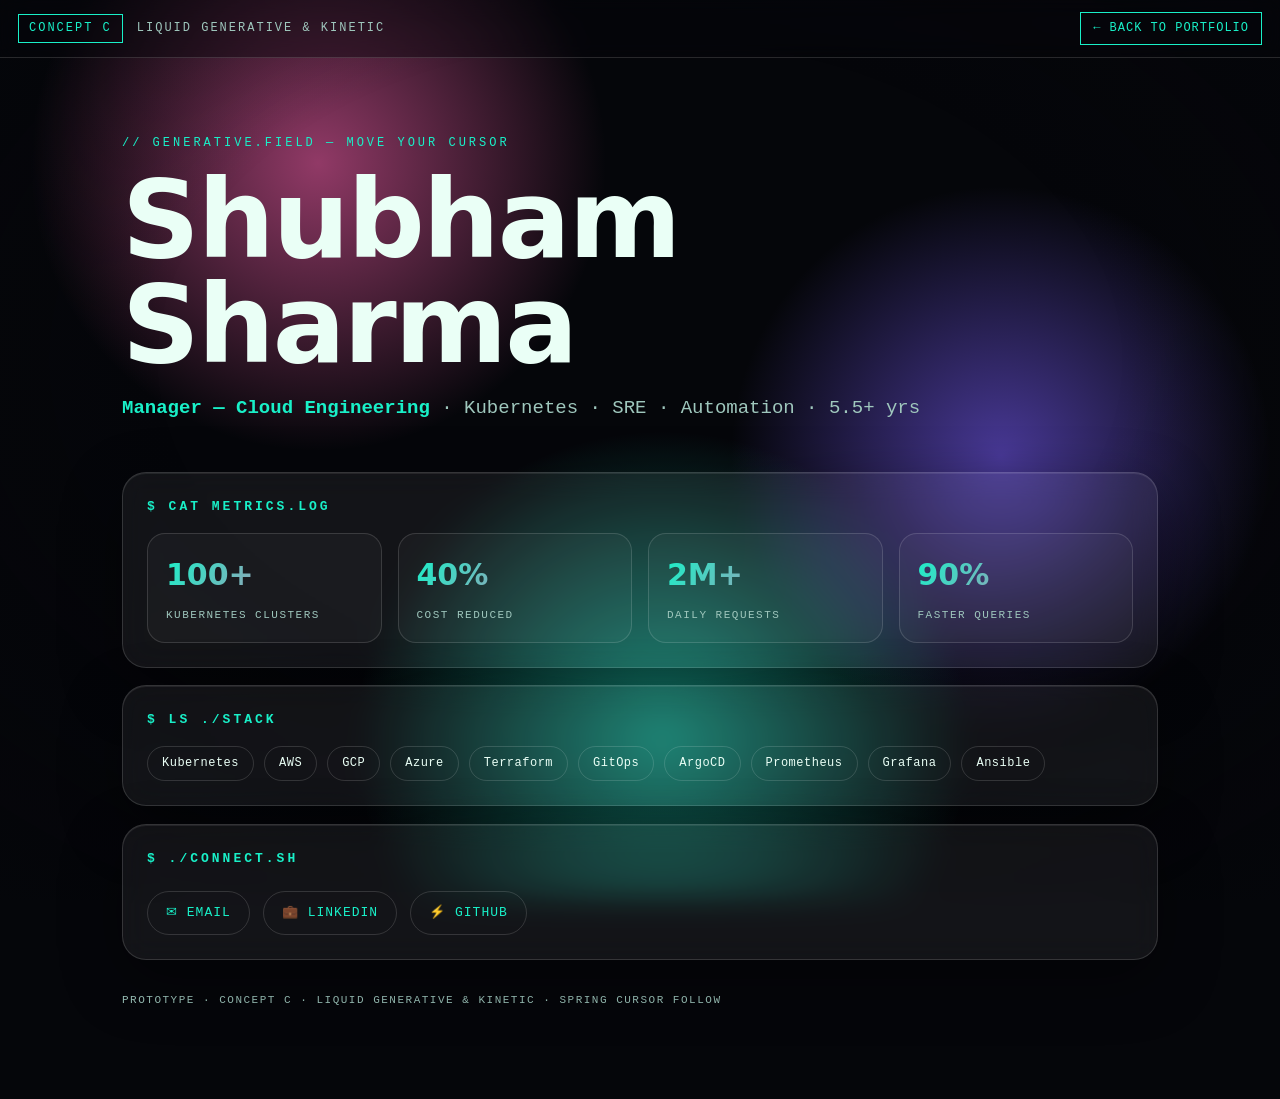
<file: concepts/concept-c-liquid.html>
<!DOCTYPE html>
<html lang="en">
<head>
<meta charset="UTF-8">
<meta name="viewport" content="width=device-width, initial-scale=1.0">
<meta name="description" content="Concept C — Liquid Generative & Kinetic UI portfolio prototype with morphing gradients and spring motion.">
<title>Concept C · Liquid Generative & Kinetic UI — Shubham Sharma</title>
<style>
  /* ============================================================
     CONCEPT C — LIQUID GENERATIVE & KINETIC UI
     Glassmorphism plates · generative gradient ripples ·
     spring-physics cursor follow (no libraries).
     ============================================================ */
  :root{
    --bg:#05060a; --fg:#eafff6; --muted:#9fc7bd;
    --g1:#19f0c8; --g2:#7a5cff; --g3:#ff5ea8;
    --glass:rgba(255,255,255,.06); --stroke:rgba(255,255,255,.14);
    --mono:"JetBrains Mono",ui-monospace,"Courier New",monospace;
  }
  *{box-sizing:border-box;margin:0;padding:0}
  html{scroll-behavior:smooth}
  body{background:var(--bg);color:var(--fg);font-family:"Inter",system-ui,-apple-system,Segoe UI,Roboto,sans-serif;line-height:1.55;overflow-x:hidden}
  a{color:var(--g1);text-decoration:none}
  ::selection{background:var(--g1);color:#05060a}

  #liquid{position:fixed;inset:0;z-index:0}
  .scrim{position:fixed;inset:0;z-index:1;pointer-events:none;
    background:radial-gradient(1200px 800px at 50% 40%,transparent 40%,rgba(5,6,10,.65));}

  .topbar{position:fixed;inset:0 0 auto 0;z-index:30;display:flex;align-items:center;gap:14px;
    padding:12px 18px;background:rgba(5,6,10,.4);border-bottom:1px solid var(--stroke);backdrop-filter:blur(10px)}
  .topbar .tag{border:1px solid var(--g1);color:var(--g1);padding:4px 10px;font-family:var(--mono);font-size:12px;letter-spacing:2px}
  .topbar .title{font-family:var(--mono);font-size:12px;letter-spacing:2px;color:var(--muted);text-transform:uppercase}
  .topbar a.back{margin-left:auto;border:1px solid var(--g1);padding:6px 12px;font-family:var(--mono);font-size:12px;letter-spacing:1px;color:var(--g1)}
  .topbar a.back:hover{background:var(--g1);color:#05060a}

  .wrap{position:relative;z-index:10;max-width:1080px;margin:0 auto;padding:104px 22px 90px}
  .hero{padding:30px 0}
  .kicker{font-family:var(--mono);color:var(--g1);letter-spacing:3px;font-size:12px;text-transform:uppercase;margin-bottom:14px}
  h1{font-size:clamp(44px,9vw,108px);line-height:.98;letter-spacing:-2px;font-weight:800}
  .role{margin-top:16px;color:var(--muted);font-family:var(--mono);font-size:clamp(13px,2.2vw,19px)}
  .role b{color:var(--g1)}

  .plate{border:1px solid var(--stroke);background:var(--glass);backdrop-filter:blur(14px);
    -webkit-backdrop-filter:blur(14px);border-radius:24px;padding:24px;margin:18px 0;
    box-shadow:0 20px 60px rgba(0,0,0,.4), inset 0 1px 0 rgba(255,255,255,.08);
    will-change:transform;transition:box-shadow .4s ease}
  .plate:hover{box-shadow:0 26px 80px rgba(25,240,200,.18), inset 0 1px 0 rgba(255,255,255,.12)}
  .plate h2{font-family:var(--mono);font-size:13px;letter-spacing:3px;text-transform:uppercase;color:var(--g1);margin-bottom:16px}
  .grid{display:grid;grid-template-columns:repeat(auto-fit,minmax(210px,1fr));gap:16px}
  .stat{border:1px solid var(--stroke);border-radius:18px;padding:18px;background:rgba(255,255,255,.03)}
  .stat .v{font-size:30px;font-weight:800;background:linear-gradient(120deg,var(--g1),var(--g3));-webkit-background-clip:text;background-clip:text;color:transparent}
  .stat .l{font-family:var(--mono);font-size:11px;letter-spacing:1.5px;color:var(--muted);text-transform:uppercase;margin-top:8px}
  .stat:focus-visible{outline:2px solid var(--g1);outline-offset:3px}

  .tags{display:flex;flex-wrap:wrap;gap:10px}
  .tags span{border:1px solid var(--stroke);border-radius:999px;padding:7px 14px;font-family:var(--mono);font-size:12px;letter-spacing:.5px;color:var(--fg)}
  .tags span:hover{background:linear-gradient(120deg,var(--g1),var(--g2));color:#05060a}
  .contact a{display:inline-block;border:1px solid var(--stroke);border-radius:999px;padding:11px 18px;margin:6px 8px 0 0;font-family:var(--mono);font-size:13px;letter-spacing:1px}
  .contact a:hover{background:linear-gradient(120deg,var(--g1),var(--g3));color:#05060a}
  .foot{margin-top:32px;font-family:var(--mono);font-size:11px;letter-spacing:1.5px;color:var(--muted);text-transform:uppercase}

  @media (prefers-reduced-motion: reduce){
    #liquid{display:none}
    .scrim{background:radial-gradient(1200px 800px at 50% 40%,rgba(25,240,200,.10),rgba(5,6,10,.7))}
    .plate{transition:none}
    *{animation:none!important;scroll-behavior:auto!important}
  }
</style>
</head>
<body>
  <canvas id="liquid" aria-hidden="true"></canvas>
  <div class="scrim" aria-hidden="true"></div>

  <header class="topbar">
    <span class="tag">CONCEPT C</span>
    <span class="title">Liquid Generative &amp; Kinetic</span>
    <a class="back" href="../Portfolio/index.html">← BACK TO PORTFOLIO</a>
  </header>

  <main class="wrap">
    <section class="hero">
      <div class="kicker">// generative.field — move your cursor</div>
      <h1>Shubham Sharma</h1>
      <p class="role"><b>Manager — Cloud Engineering</b> · Kubernetes · SRE · Automation · 5.5+ yrs</p>
    </section>

    <section class="plate">
      <h2>$ cat metrics.log</h2>
      <div class="grid">
        <div class="stat" tabindex="0"><div class="v">100+</div><div class="l">Kubernetes Clusters</div></div>
        <div class="stat" tabindex="0"><div class="v">40%</div><div class="l">Cost Reduced</div></div>
        <div class="stat" tabindex="0"><div class="v">2M+</div><div class="l">Daily Requests</div></div>
        <div class="stat" tabindex="0"><div class="v">90%</div><div class="l">Faster Queries</div></div>
      </div>
    </section>

    <section class="plate">
      <h2>$ ls ./stack</h2>
      <div class="tags">
        <span>Kubernetes</span><span>AWS</span><span>GCP</span><span>Azure</span><span>Terraform</span>
        <span>GitOps</span><span>ArgoCD</span><span>Prometheus</span><span>Grafana</span><span>Ansible</span>
      </div>
    </section>

    <section class="plate">
      <h2>$ ./connect.sh</h2>
      <div class="contact">
        <a href="mailto:dikshits409@gmail.com">✉ EMAIL</a>
        <a href="https://www.linkedin.com/in/shubham-sharma-devops/" target="_blank" rel="noopener">💼 LINKEDIN</a>
        <a href="https://github.com" target="_blank" rel="noopener">⚡ GITHUB</a>
      </div>
    </section>

    <p class="foot">PROTOTYPE · CONCEPT C · LIQUID GENERATIVE &amp; KINETIC · SPRING CURSOR FOLLOW</p>
  </main>

<script>
(function(){
  var reduce = window.matchMedia && window.matchMedia('(prefers-reduced-motion: reduce)').matches;
  var canvas = document.getElementById('liquid');
  var ctx = canvas.getContext('2d');
  var W,H,DPR = Math.min(window.devicePixelRatio||1,2);
  var blobs = [
    {c:'25,240,200', x:.3,y:.4, r:.34, sx:.00018, sy:.00023, px:.3, py:.4},
    {c:'122,92,255', x:.7,y:.3, r:.30, sx:.00021, sy:.00016, px:.7, py:.3},
    {c:'255,94,168', x:.5,y:.7, r:.32, sx:.00015, sy:.00020, px:.5, py:.7}
  ];
  var t = 0, target = {x:.5,y:.5};
  function resize(){ W=canvas.width=innerWidth*DPR; H=canvas.height=innerHeight*DPR;
    canvas.style.width=innerWidth+'px'; canvas.style.height=innerHeight+'px'; }
  function draw(){
    ctx.clearRect(0,0,W,H);
    ctx.fillStyle='#05060a'; ctx.fillRect(0,0,W,H);
    ctx.globalCompositeOperation='lighter';
    for (var i=0;i<blobs.length;i++){
      var b=blobs[i];
      b.x = 0.5 + 0.32*Math.sin(t*b.sx*1000 + i*2) + (target.x-0.5)*0.25;
      b.y = 0.5 + 0.32*Math.cos(t*b.sy*1000 + i*1.5) + (target.y-0.5)*0.25;
      var cx=b.x*W, cy=b.y*H, rad=b.r*Math.min(W,H);
      var g=ctx.createRadialGradient(cx,cy,0,cx,cy,rad);
      g.addColorStop(0,'rgba('+b.c+',0.55)');
      g.addColorStop(1,'rgba('+b.c+',0)');
      ctx.fillStyle=g; ctx.beginPath(); ctx.arc(cx,cy,rad,0,Math.PI*2); ctx.fill();
    }
    ctx.globalCompositeOperation='source-over';
    if(!reduce){ t+=0.016; requestAnimationFrame(draw); }
  }
  window.addEventListener('mousemove',function(e){ target.x=e.clientX/innerWidth; target.y=e.clientY/innerHeight; });
  window.addEventListener('resize',resize);
  resize(); draw();

  // Spring cursor-follow on glass plates
  if(!reduce){
    var plates = [].slice.call(document.querySelectorAll('.plate'));
    var mx=0,my=0;
    window.addEventListener('mousemove',function(e){ mx=e.clientX; my=e.clientY; });
    (function springs(){
      plates.forEach(function(p){
        var r=p.getBoundingClientRect();
        var dx=(mx-(r.left+r.width/2))/r.width;
        var dy=(my-(r.top+r.height/2))/r.height;
        var dist=Math.hypot(dx,dy);
        if(dist<1.1){
          p.style.transform='translate('+(dx*10).toFixed(2)+'px,'+(dy*10).toFixed(2)+'px)';
        } else {
          p.style.transform='translate(0,0)';
        }
      });
      requestAnimationFrame(springs);
    })();
  }
})();
</script>
</body>
</html>
</file>
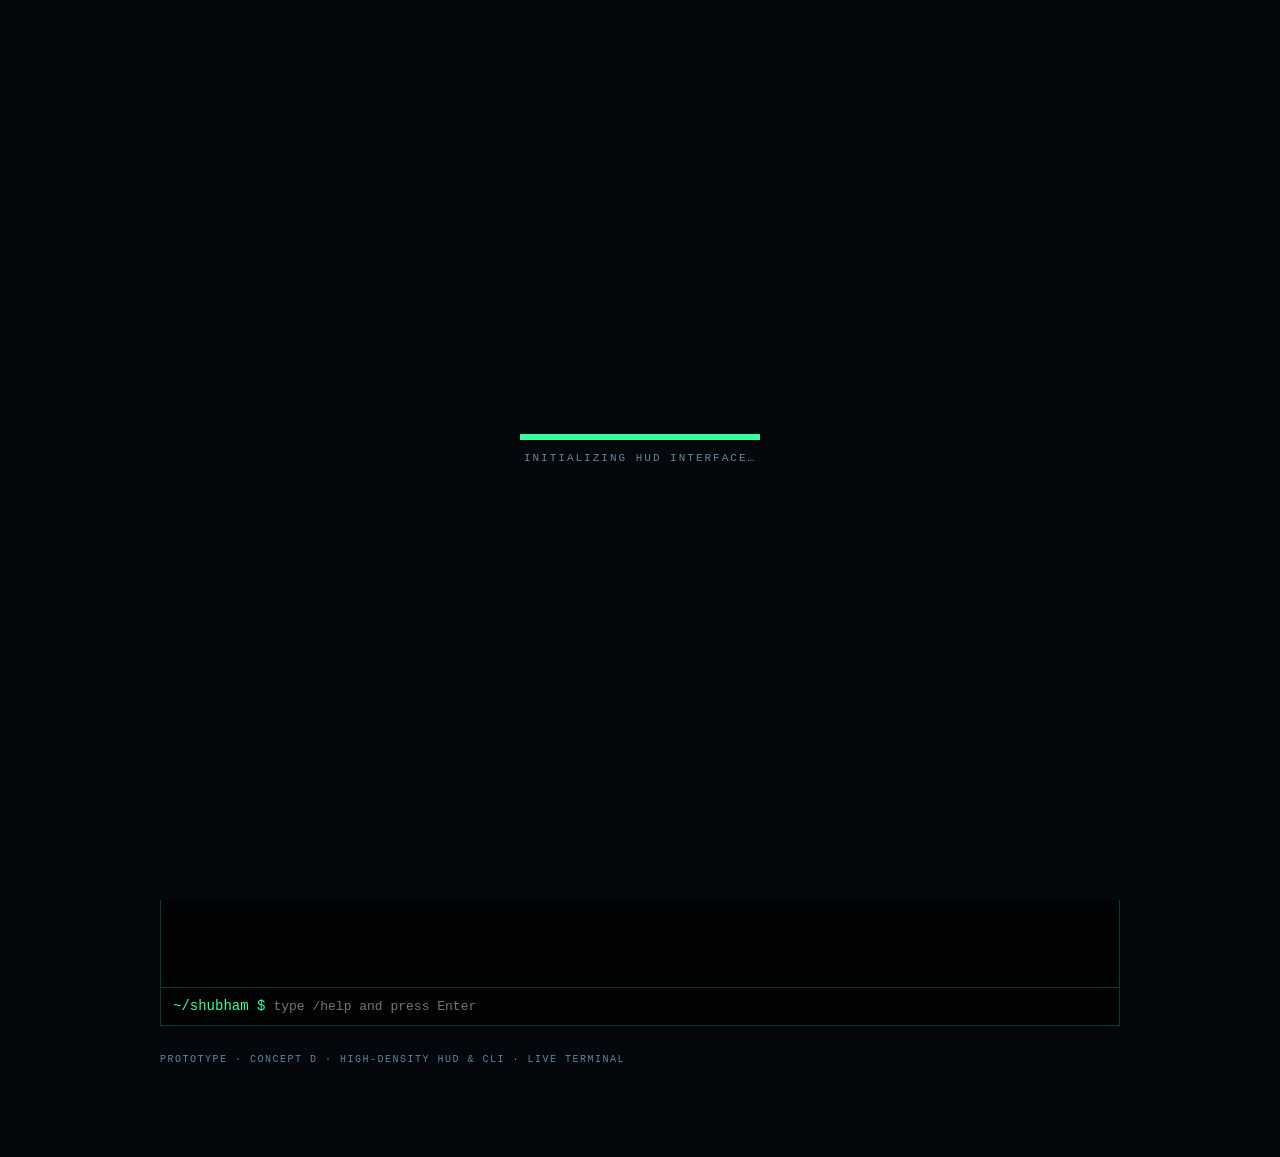
<file: concepts/concept-d-hud.html>
<!DOCTYPE html>
<html lang="en">
<head>
<meta charset="UTF-8">
<meta name="viewport" content="width=device-width, initial-scale=1.0">
<meta name="description" content="Concept D — High-Density HUD & Command Line Interface portfolio prototype with a live terminal.">
<title>Concept D · High-Density HUD & CLI — Shubham Sharma</title>
<style>
  /* ============================================================
     CONCEPT D — HIGH-DENSITY HUD & CLI
     Telemetry overlays · data grids · functional terminal.
     Dependency-free. Monospaced diagnostic layouts.
     ============================================================ */
  :root{
    --bg:#04070b; --fg:#cfeaff; --muted:#5f86a0; --accent:#36ff9e; --accent-2:#36c8ff;
    --line:1px solid rgba(54,255,158,.22); --mono:"JetBrains Mono",ui-monospace,"Courier New",monospace;
  }
  *{box-sizing:border-box;margin:0;padding:0}
  html{scroll-behavior:smooth}
  body{background:var(--bg);color:var(--fg);font-family:var(--mono);font-size:14px;line-height:1.5;overflow-x:hidden}
  a{color:var(--accent);text-decoration:none}
  ::selection{background:var(--accent);color:#04070b}

  /* HUD corner brackets */
  .hud{position:fixed;inset:14px;z-index:5;pointer-events:none}
  .hud::before,.hud::after{content:"";position:absolute;width:26px;height:26px;border:2px solid var(--accent);opacity:.6}
  .hud::before{top:0;left:0;border-right:0;border-bottom:0}
  .hud::after{bottom:0;right:0;border-left:0;border-top:0}
  .tele{position:fixed;z-index:6;font-size:10px;letter-spacing:1.5px;color:var(--muted);text-transform:uppercase}
  .tele.tl{top:18px;left:48px}.tele.tr{top:18px;right:48px;text-align:right}
  .tele.bl{bottom:18px;left:48px}.tele.br{bottom:18px;right:48px;text-align:right}
  .tele b{color:var(--accent)}

  .topbar{position:fixed;inset:36px 36px auto;z-index:20;display:flex;align-items:center;gap:12px;
    padding:8px 14px;background:rgba(4,7,11,.7);border:var(--line);backdrop-filter:blur(6px)}
  .topbar .tag{border:1px solid var(--accent);color:var(--accent);padding:3px 9px;font-size:11px;letter-spacing:2px}
  .topbar .title{font-size:11px;letter-spacing:2px;color:var(--muted);text-transform:uppercase}
  .topbar a.back{margin-left:auto;border:1px solid var(--accent);padding:5px 11px;font-size:11px;letter-spacing:1px;color:var(--accent)}
  .topbar a.back:hover{background:var(--accent);color:#04070b}

  .wrap{position:relative;z-index:10;max-width:1040px;margin:0 auto;padding:128px 40px 90px}
  .hero{padding:18px 0 26px;border-bottom:var(--line)}
  .kicker{color:var(--accent);letter-spacing:3px;font-size:11px;text-transform:uppercase;margin-bottom:12px}
  h1{font-size:clamp(34px,7vw,76px);line-height:1;letter-spacing:-1px;font-weight:700}
  .role{margin-top:12px;color:var(--muted);font-size:clamp(12px,2vw,16px)}
  .role b{color:var(--accent)}

  .grid2{display:grid;grid-template-columns:1.1fr .9fr;gap:18px;margin-top:22px}
  @media(max-width:760px){.grid2{grid-template-columns:1fr}}
  .panel{border:var(--line);background:rgba(10,20,28,.5);padding:16px}
  .panel h2{font-size:11px;letter-spacing:2px;text-transform:uppercase;color:var(--accent);margin-bottom:12px;
    border-bottom:var(--line);padding-bottom:6px}
  .row{display:flex;justify-content:space-between;padding:6px 0;border-bottom:1px dashed rgba(54,255,158,.12);font-size:12px}
  .row span:last-child{color:var(--accent-2)}
  .mini{display:grid;grid-template-columns:repeat(2,1fr);gap:10px}
  .chip{border:var(--line);padding:12px;text-align:center}
  .chip .v{font-size:24px;color:var(--accent);font-weight:700}
  .chip .l{font-size:9px;letter-spacing:1px;color:var(--muted);text-transform:uppercase;margin-top:4px}

  .tags{display:flex;flex-wrap:wrap;gap:6px}
  .tags span{border:var(--line);padding:5px 10px;font-size:11px;color:var(--fg)}
  .tags span:hover{background:var(--accent);color:#04070b}

  /* Terminal */
  .term{border:var(--line);background:rgba(0,0,0,.55);margin-top:22px}
  .term-bar{display:flex;gap:8px;align-items:center;padding:8px 12px;border-bottom:var(--line);font-size:11px;color:var(--muted)}
  .term-bar i{width:10px;height:10px;border-radius:50%;display:inline-block}
  .term-bar .r{background:#ff5f56}.term-bar .y{background:#ffbd2e}.term-bar .g{background:#27ca3f}
  .term-body{height:240px;overflow:auto;padding:12px;font-size:13px}
  .term-body p{margin:2px 0;white-space:pre-wrap;word-break:break-word}
  .term-body .ok{color:var(--accent)}.term-body .dim{color:var(--muted)}
  .prompt-line{display:flex;gap:8px;align-items:center;padding:8px 12px;border-top:var(--line)}
  .prompt-line .ps{color:var(--accent)}
  .prompt-line input{flex:1;background:transparent;border:0;color:var(--fg);font-family:var(--mono);font-size:13px;outline:none}
  .cursor-blink{animation:blink 1s steps(1) infinite}
  @keyframes blink{50%{opacity:0}}
  .foot{margin-top:26px;font-size:10px;letter-spacing:1.5px;color:var(--muted);text-transform:uppercase}

  /* Loading sequence */
  .boot{position:fixed;inset:0;z-index:40;background:var(--bg);display:flex;align-items:center;justify-content:center;flex-direction:column;gap:10px;transition:opacity .5s ease}
  .boot.done{opacity:0;pointer-events:none}
  .boot .bar{width:240px;height:6px;border:1px solid var(--accent);overflow:hidden}
  .boot .bar i{display:block;height:100%;width:0;background:var(--accent);animation:load 1.4s ease forwards}
  @keyframes load{to{width:100%}}
  .boot small{font-size:11px;letter-spacing:2px;color:var(--muted)}

  @media (prefers-reduced-motion: reduce){
    .boot{display:none}
    *{animation:none!important;scroll-behavior:auto!important}
  }
</style>
</head>
<body>
  <div class="hud" aria-hidden="true"></div>
  <div class="tele tl" id="tele-tl">SYS::ONLINE</div>
  <div class="tele tr" id="tele-tr">LAT <b>12ms</b></div>
  <div class="tele bl" id="tele-bl">CPU <b id="cpu">—</b></div>
  <div class="tele br" id="tele-br">NET <b id="net">0.0 Gb/s</b></div>

  <div class="boot" id="boot"><div class="bar"><i></i></div><small>INITIALIZING HUD INTERFACE…</small></div>

  <header class="topbar">
    <span class="tag">CONCEPT D</span>
    <span class="title">High-Density HUD &amp; CLI</span>
    <a class="back" href="../Portfolio/index.html">← BACK TO PORTFOLIO</a>
  </header>

  <main class="wrap">
    <section class="hero">
      <div class="kicker">// diagnostics.overlay — type /help in the terminal</div>
      <h1>SHUBHAM SHARMA</h1>
      <p class="role"><b>Manager — Cloud Engineering</b> · Kubernetes · SRE · Automation · 5.5+ yrs</p>
    </section>

    <div class="grid2">
      <section class="panel">
        <h2>// live_metrics</h2>
        <div class="row"><span>Kubernetes Clusters</span><span>100+</span></div>
        <div class="row"><span>Cost Optimization</span><span>-40%</span></div>
        <div class="row"><span>Daily Requests</span><span>2M+</span></div>
        <div class="row"><span>Query Latency</span><span>-90%</span></div>
        <div class="row"><span>Error Rate</span><span>-80%</span></div>
      </section>
      <section class="panel">
        <h2>// throughput</h2>
        <div class="mini">
          <div class="chip"><div class="v">99.9%</div><div class="l">Uptime</div></div>
          <div class="chip"><div class="v">50M+</div><div class="l">Time Series</div></div>
          <div class="chip"><div class="v">3</div><div class="l">Cloud Providers</div></div>
          <div class="chip"><div class="v">20min</div><div class="l">Deploy Time</div></div>
        </div>
      </section>
    </div>

    <section class="panel" style="margin-top:18px">
      <h2>// stack_matrix</h2>
      <div class="tags">
        <span>Kubernetes</span><span>AWS EKS</span><span>GCP GKE</span><span>Azure AKS</span><span>Terraform</span>
        <span>GitOps</span><span>ArgoCD</span><span>Jenkins</span><span>Prometheus</span><span>Grafana</span>
      </div>
    </section>

    <section class="term">
      <div class="term-bar"><i class="r"></i><i class="y"></i><i class="g"></i><span>shubham@hud — /bin/zsh</span></div>
      <div class="term-body" id="termBody"></div>
      <div class="prompt-line">
        <span class="ps">~/shubham $</span>
        <input id="termInput" autocomplete="off" spellcheck="false" aria-label="Terminal command input" placeholder="type /help and press Enter">
      </div>
    </section>

    <p class="foot">PROTOTYPE · CONCEPT D · HIGH-DENSITY HUD &amp; CLI · LIVE TERMINAL</p>
  </main>

<script>
(function(){
  // Boot sequence
  var boot=document.getElementById('boot');
  setTimeout(function(){ boot.classList.add('done'); document.getElementById('termInput').focus(); }, 1500);

  // Telemetry ticks
  var cpu=document.getElementById('cpu'), net=document.getElementById('net');
  setInterval(function(){
    cpu.textContent=Math.floor(20+Math.random()*55)+'%';
    net.textContent=(Math.random()*12).toFixed(1)+' Gb/s';
  }, 1200);

  // Terminal
  var body=document.getElementById('termBody'), input=document.getElementById('termInput');
  function print(txt,cls){ var p=document.createElement('p'); if(cls)p.className=cls; p.textContent=txt; body.appendChild(p); body.scrollTop=body.scrollHeight; }
  var cmds={
    '/help':"Available: /about  /work  /skills  /contact  /theme  /whoami  /clear",
    '/whoami':"shubham — Manager, Cloud Engineering · 5.5+ yrs · DevOps/SRE/Automation",
    '/about':"Cloud engineer leading 100+ Kubernetes clusters across AWS, GCP & Azure.\nSpecialties: GitOps, cost optimization, observability, platform reliability.",
    '/work':"→ Multi-Cloud K8s Mgmt   [100+ clusters]  [3 providers]\n→ GitOps Automation     [20min deploys] [90% faster]\n→ Secure CI/CD           [ISO27001] [80% fewer errors]\n→ Cost & Perf            [40% saved] [60% lower latency]",
    '/skills':"AWS · Azure · GCP · Kubernetes · Docker · Terraform · Pulumi · Ansible\nJenkins · GitHub Actions · ArgoCD · GitOps · Prometheus · Grafana · Datadog\nSonarQube · Trivy · ZAP · PCI-DSS · ISO 27001",
    '/contact':"✉ dikshits409@gmail.com\n💼 linkedin.com/in/shubham-sharma-devops\n⚡ github.com",
    '/theme':"ACCENT CYCLED → try a few times"
  };
  var themes=['#36ff9e','#36c8ff','#ff5ea8','#ffd23f'];
  var ti=0;
  function run(raw){
    var c=raw.trim().toLowerCase();
    print('~/shubham $ '+raw);
    if(c==='')return;
    if(c==='/clear'){ body.innerHTML=''; return; }
    if(c==='/theme'){ ti=(ti+1)%themes.length; document.documentElement.style.setProperty('--accent',themes[ti]); print('ok · accent → '+themes[ti],'ok'); return; }
    if(cmds[c]){ print(cmds[c],'dim'); return; }
    print("command not found: "+c+"  (try /help)",'ok');
  }
  input.addEventListener('keydown',function(e){
    if(e.key==='Enter'){ run(input.value); input.value=''; }
  });
  print("HUD terminal ready. Type /help to list commands.","ok");
  print("➜ welcome, operator.","dim");
})();
</script>
</body>
</html>
</file>
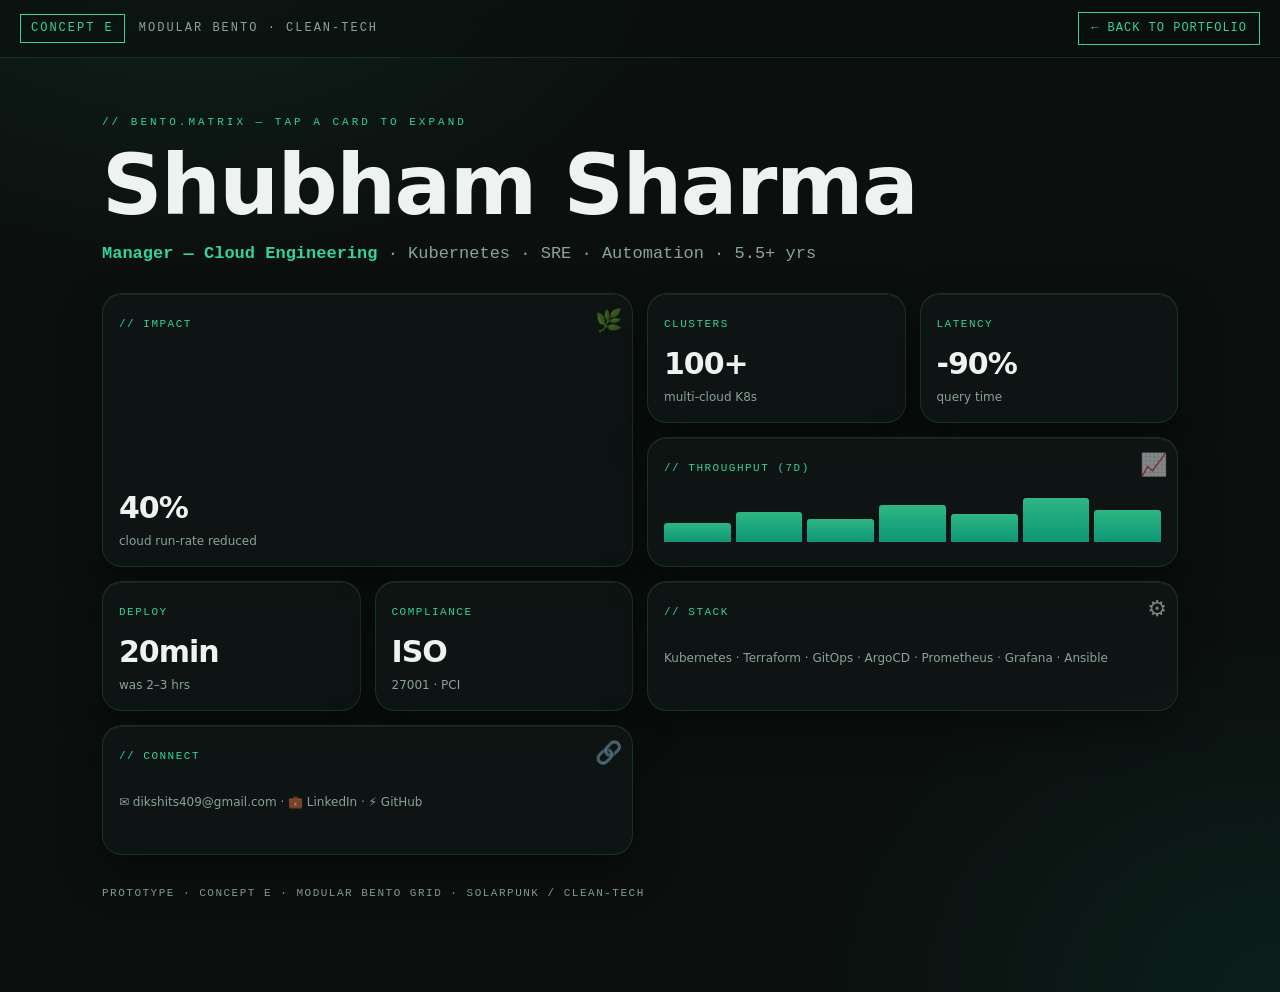
<file: concepts/concept-e-bento.html>
<!DOCTYPE html>
<html lang="en">
<head>
<meta charset="UTF-8">
<meta name="viewport" content="width=device-width, initial-scale=1.0">
<meta name="description" content="Concept E — Modular Bento Grid with Solarpunk / Clean-Tech accents portfolio prototype.">
<title>Concept E · Modular Bento Grid — Shubham Sharma</title>
<style>
  /* ============================================================
     CONCEPT E — MODULAR BENTO GRID · SOLARPUNK / CLEAN-TECH
     Frosted glass cards · matte darks · muted emerald · zinc.
     Inline-expand micro-dashboards · masonry reshuffle.
     ============================================================ */
  :root{
    --bg:#0b0f0e; --surface:#121817; --fg:#eef2f0; --muted:#8aa39a;
    --emerald:#34d399; --emerald-2:#0fae87; --zinc:#d4d8d6; --line:1px solid rgba(52,211,153,.16);
    --mono:"JetBrains Mono",ui-monospace,"Courier New",monospace;
    --sans:"Inter",system-ui,-apple-system,Segoe UI,Roboto,sans-serif;
  }
  *{box-sizing:border-box;margin:0;padding:0}
  html{scroll-behavior:smooth}
  body{background:
      radial-gradient(1000px 700px at 15% -10%,rgba(52,211,153,.10),transparent 55%),
      radial-gradient(900px 700px at 100% 100%,rgba(15,174,135,.10),transparent 55%),
      var(--bg);
    color:var(--fg);font-family:var(--sans);line-height:1.55;min-height:100vh}
  a{color:var(--emerald);text-decoration:none}
  ::selection{background:var(--emerald);color:#0b0f0e}

  .topbar{position:fixed;inset:0 0 auto 0;z-index:30;display:flex;align-items:center;gap:14px;
    padding:12px 20px;background:rgba(11,15,14,.6);border-bottom:var(--line);backdrop-filter:blur(12px)}
  .topbar .tag{border:1px solid var(--emerald);color:var(--emerald);padding:4px 10px;font-family:var(--mono);font-size:12px;letter-spacing:2px}
  .topbar .title{font-family:var(--mono);font-size:12px;letter-spacing:2px;color:var(--muted);text-transform:uppercase}
  .topbar a.back{margin-left:auto;border:1px solid var(--emerald);padding:6px 12px;font-family:var(--mono);font-size:12px;letter-spacing:1px;color:var(--emerald)}
  .topbar a.back:hover{background:var(--emerald);color:#0b0f0e}

  .wrap{max-width:1120px;margin:0 auto;padding:104px 22px 90px}
  .hero{margin:10px 0 26px}
  .kicker{font-family:var(--mono);color:var(--emerald);letter-spacing:3px;font-size:11px;text-transform:uppercase;margin-bottom:12px}
  h1{font-size:clamp(38px,8vw,84px);line-height:1;letter-spacing:-1.5px;font-weight:800}
  .role{margin-top:14px;color:var(--muted);font-family:var(--mono);font-size:clamp(12px,2.2vw,17px)}
  .role b{color:var(--emerald)}

  /* Bento grid */
  .bento{display:grid;grid-template-columns:repeat(4,1fr);grid-auto-rows:130px;gap:14px;grid-auto-flow:dense}
  @media(max-width:900px){.bento{grid-template-columns:repeat(2,1fr)}}
  @media(max-width:520px){.bento{grid-template-columns:1fr}}
  .cell{
    border:var(--line);border-radius:20px;padding:16px;background:rgba(18,24,23,.66);
    backdrop-filter:blur(12px);-webkit-backdrop-filter:blur(12px);
    box-shadow:0 18px 44px rgba(0,0,0,.35), inset 0 1px 0 rgba(255,255,255,.05);
    position:relative;overflow:hidden;cursor:pointer;transition:transform .35s cubic-bezier(.16,1,.3,1),box-shadow .35s ease;
    display:flex;flex-direction:column;justify-content:space-between;
  }
  .cell:hover{transform:translateY(-4px);box-shadow:0 26px 60px rgba(52,211,153,.16), inset 0 1px 0 rgba(255,255,255,.08)}
  .cell:focus-visible{outline:2px solid var(--emerald);outline-offset:3px}
  .cell .h{font-family:var(--mono);font-size:11px;letter-spacing:1.5px;text-transform:uppercase;color:var(--emerald)}
  .cell .big{font-size:30px;font-weight:800;letter-spacing:-1px}
  .cell .sub{font-size:12px;color:var(--muted)}
  .cell .glyph{position:absolute;right:10px;top:10px;font-size:22px;opacity:.5}
  .span2{grid-column:span 2}.span3{grid-column:span 3}.row2{grid-row:span 2}
  .cell .more{max-height:0;opacity:0;overflow:hidden;transition:max-height .4s ease,opacity .3s ease;font-size:12px;color:var(--muted)}
  .cell.open .more{max-height:200px;opacity:1;margin-top:8px}
  .cell.open{border-color:var(--emerald)}

  /* micro dashboard bars */
  .bars{display:flex;gap:5px;align-items:flex-end;height:46px;margin-top:8px}
  .bars i{flex:1;background:linear-gradient(180deg,var(--emerald),var(--emerald-2));border-radius:3px 3px 0 0;opacity:.85}

  .foot{margin-top:30px;font-family:var(--mono);font-size:11px;letter-spacing:1.5px;color:var(--muted);text-transform:uppercase}

  @media (prefers-reduced-motion: reduce){
    .cell{transition:none}.cell .more{transition:none}
    *{animation:none!important;scroll-behavior:auto!important}
  }
</style>
</head>
<body>
  <header class="topbar">
    <span class="tag">CONCEPT E</span>
    <span class="title">Modular Bento · Clean-Tech</span>
    <a class="back" href="../Portfolio/index.html">← BACK TO PORTFOLIO</a>
  </header>

  <main class="wrap">
    <section class="hero">
      <div class="kicker">// bento.matrix — tap a card to expand</div>
      <h1>Shubham Sharma</h1>
      <p class="role"><b>Manager — Cloud Engineering</b> · Kubernetes · SRE · Automation · 5.5+ yrs</p>
    </section>

    <section class="bento" id="bento">
      <div class="cell row2 span2" tabindex="0">
        <div><span class="h">// impact</span><div class="glyph">🌿</div></div>
        <div><div class="big">40%</div><div class="sub">cloud run-rate reduced</div>
          <div class="more">Cost optimization across 100+ clusters — reserved capacity, right-sizing &amp; spot adoption without SLA impact.</div></div>
      </div>
      <div class="cell" tabindex="0"><div><span class="h">clusters</span></div><div><div class="big">100+</div><div class="sub">multi-cloud K8s</div>
        <div class="more">AWS EKS · GCP GKE · Azure AKS fleets, centrally governed.</div></div></div>
      <div class="cell" tabindex="0"><div><span class="h">latency</span></div><div><div class="big">-90%</div><div class="sub">query time</div>
        <div class="more">50M+ time series ingested with tuned indexing.</div></div></div>
      <div class="cell span2" tabindex="0">
        <div><span class="h">// throughput (7d)</span><div class="glyph">📈</div></div>
        <div class="bars"><i style="height:40%"></i><i style="height:65%"></i><i style="height:50%"></i><i style="height:80%"></i><i style="height:60%"></i><i style="height:95%"></i><i style="height:70%"></i></div>
        <div class="more">Rolling daily request volume — peaks handled at 2M+ req/day with autoscaling.</div>
      </div>
      <div class="cell" tabindex="0"><div><span class="h">deploy</span></div><div><div class="big">20min</div><div class="sub">was 2–3 hrs</div>
        <div class="more">GitOps job provisioning cut lead time ~90%.</div></div></div>
      <div class="cell" tabindex="0"><div><span class="h">compliance</span></div><div><div class="big">ISO</div><div class="sub">27001 · PCI</div>
        <div class="more">Security scanned into every CI/CD pipeline.</div></div></div>
      <div class="cell span2" tabindex="0">
        <div><span class="h">// stack</span><div class="glyph">⚙️</div></div>
        <div class="sub">Kubernetes · Terraform · GitOps · ArgoCD · Prometheus · Grafana · Ansible</div>
        <div class="more">Cloud-native platform engineering across AWS, GCP &amp; Azure.</div>
      </div>
      <div class="cell span2" tabindex="0">
        <div><span class="h">// connect</span><div class="glyph">🔗</div></div>
        <div class="sub">✉ dikshits409@gmail.com · 💼 LinkedIn · ⚡ GitHub</div>
        <div class="more">Open to DevOps, cloud architecture &amp; platform roles.</div>
      </div>
    </section>

    <p class="foot">PROTOTYPE · CONCEPT E · MODULAR BENTO GRID · SOLARPUNK / CLEAN-TECH</p>
  </main>

<script>
(function(){
  // Inline expand/collapse
  document.querySelectorAll('.cell').forEach(function(c){
    function toggle(){ c.classList.toggle('open'); }
    c.addEventListener('click', toggle);
    c.addEventListener('keydown', function(e){ if(e.key==='Enter'||e.key===' '){ e.preventDefault(); toggle(); } });
  });

  // Masonry "reshuffle" — re-randomize spans on resize (debounced)
  var reduce = window.matchMedia && window.matchMedia('(prefers-reduced-motion: reduce)').matches;
  if(!reduce){
    var bento=document.getElementById('bento');
    var cells=[].slice.call(bento.children);
    var t;
    window.addEventListener('resize', function(){
      clearTimeout(t);
      t=setTimeout(function(){
        cells.forEach(function(c){
          c.classList.remove('span2','span3','row2');
          var r=Math.random();
          if(r>0.82) c.classList.add('span2');
          else if(r>0.95) c.classList.add('span3');
          else if(r>0.7) c.classList.add('row2');
        });
      }, 220);
    });
  }
})();
</script>
</body>
</html>
</file>
